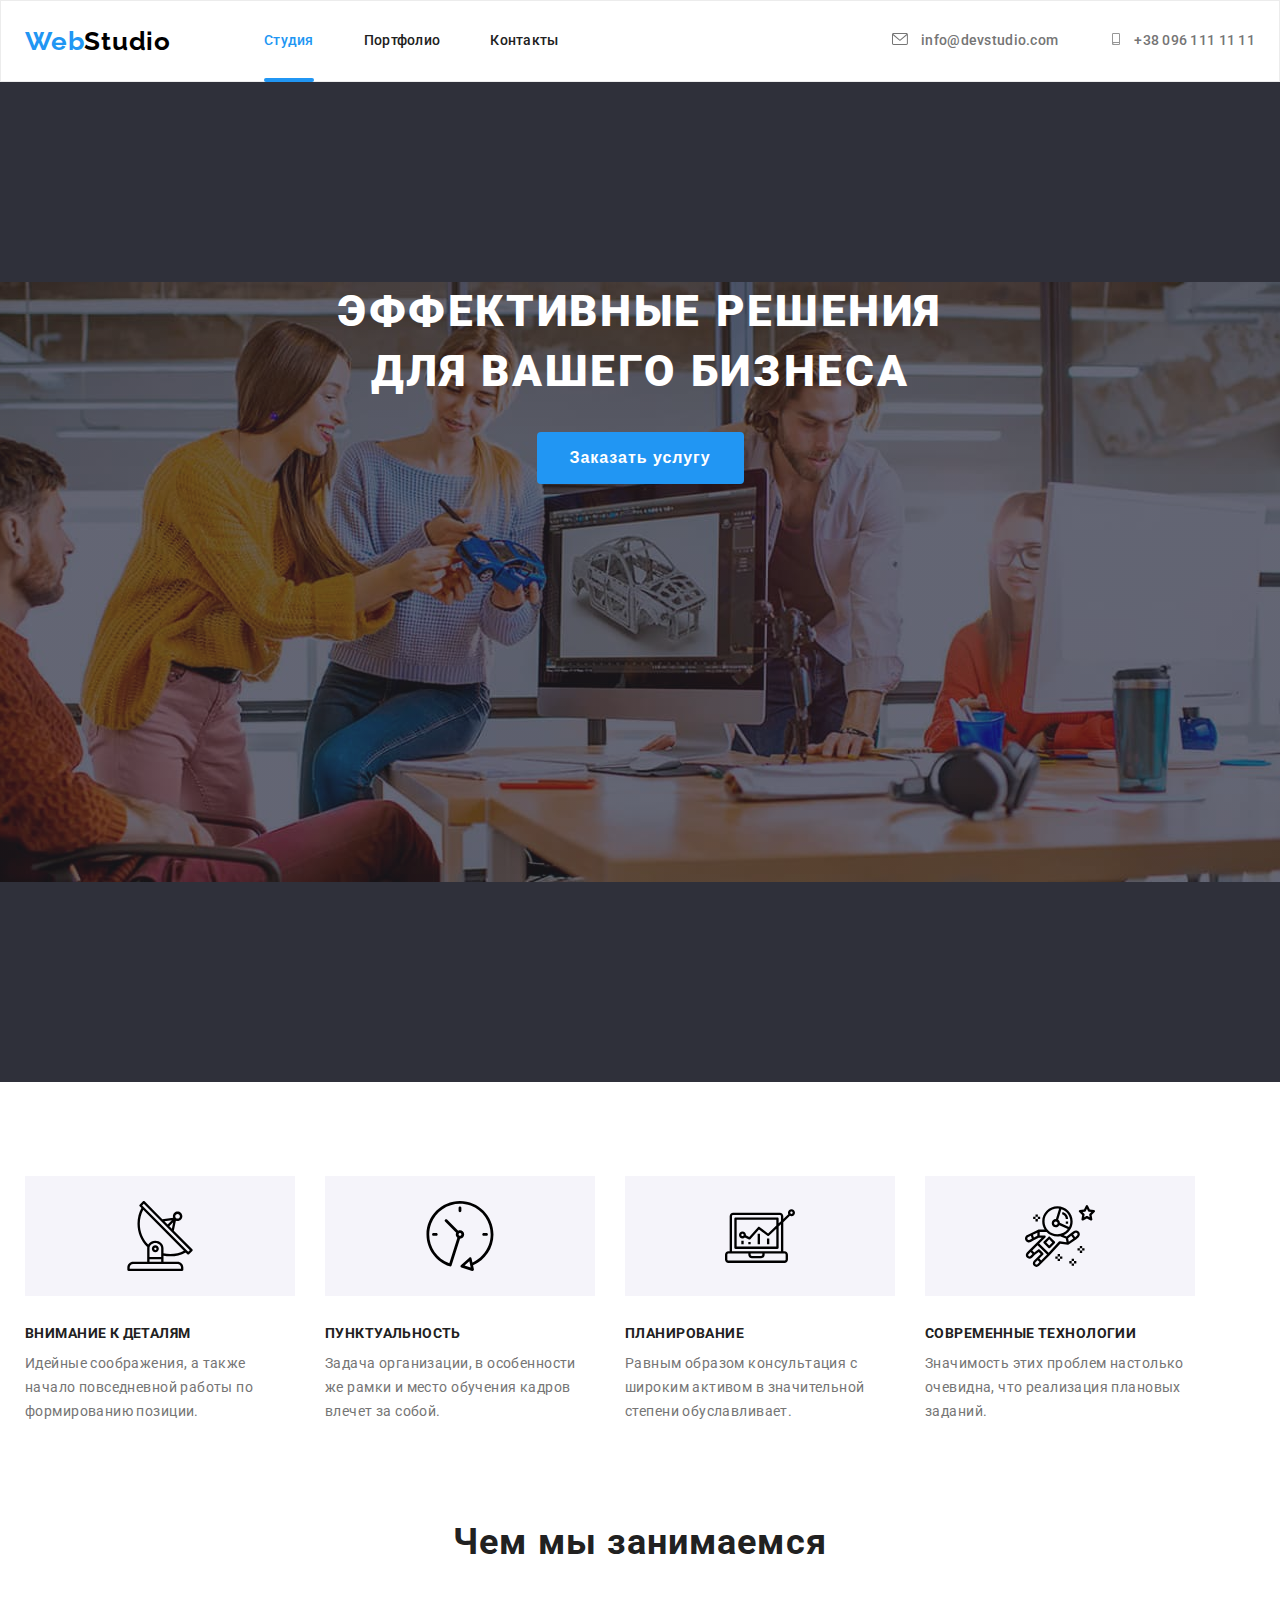
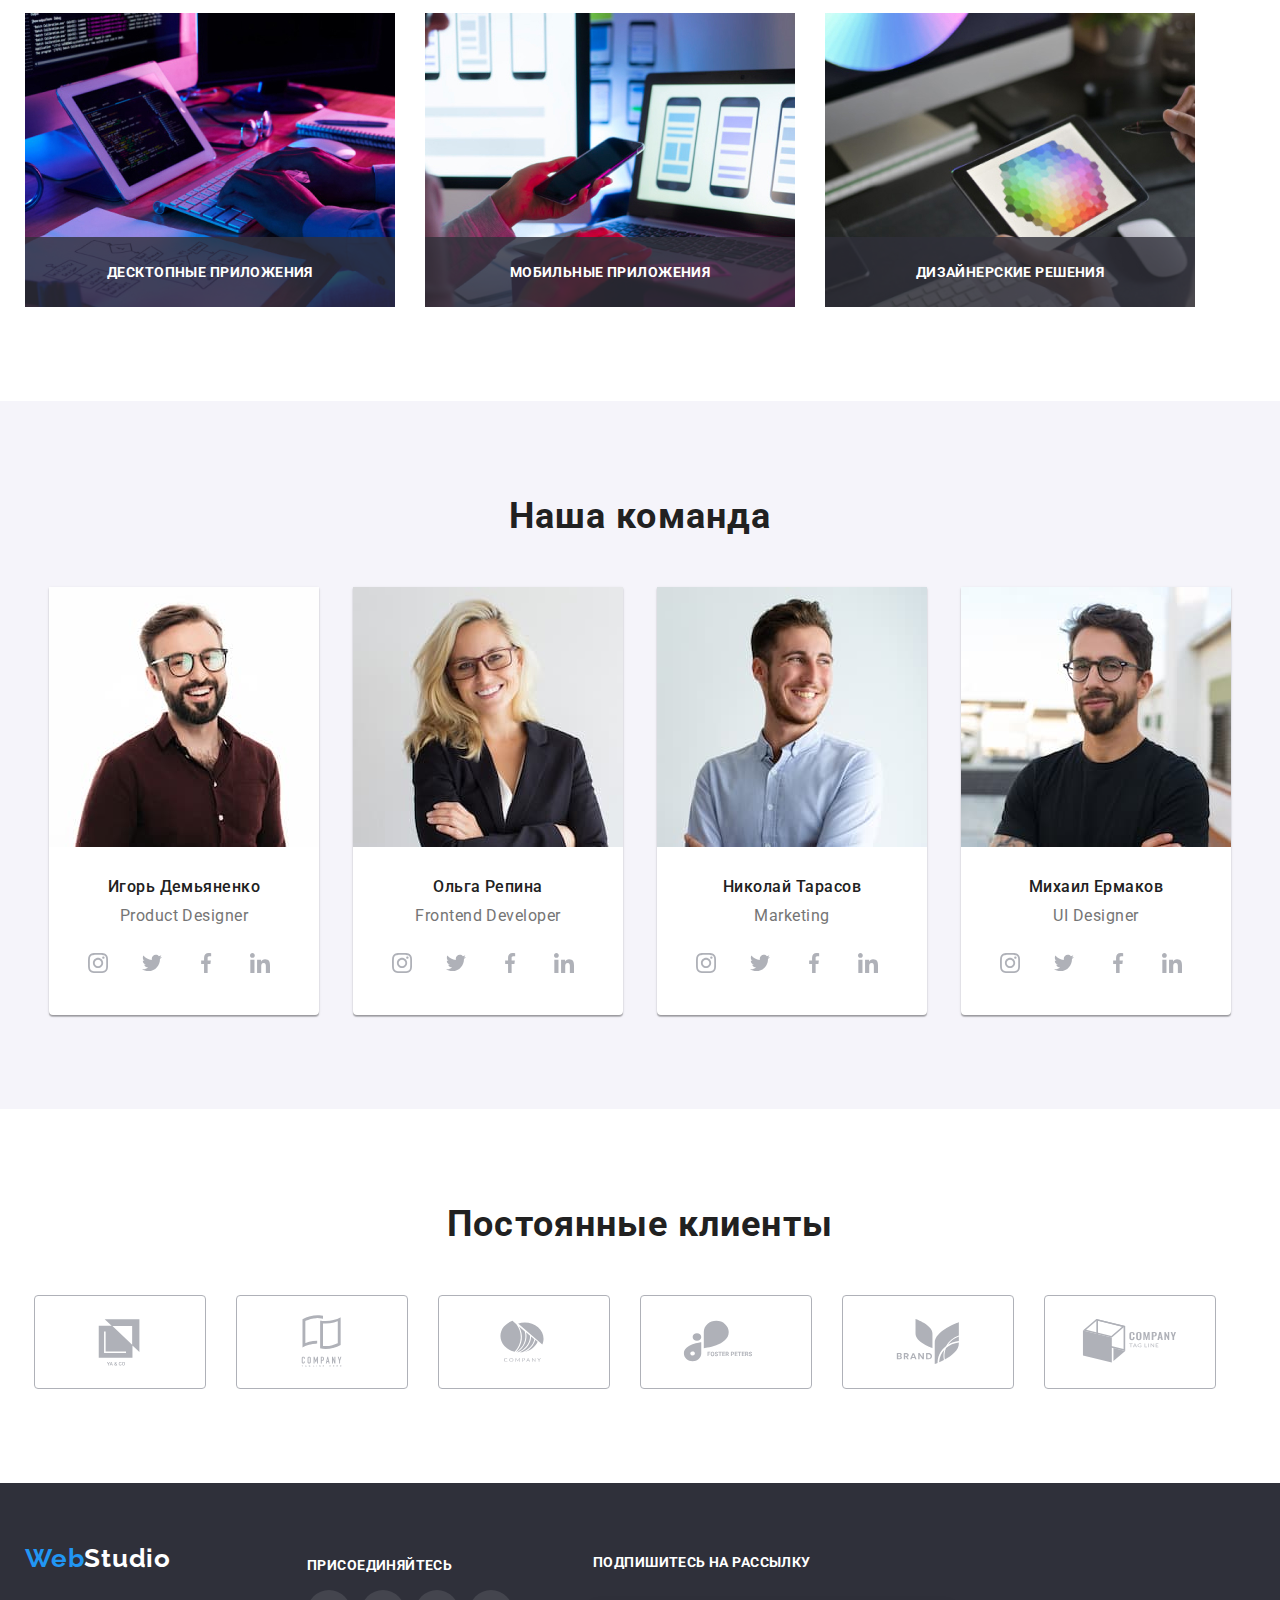
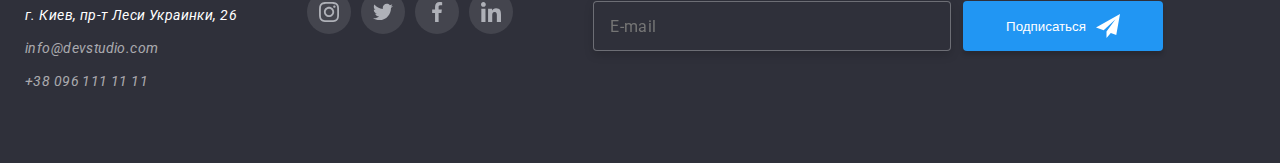
<file: index.html>
<!DOCTYPE html>
<html lang="ru">
  <head>
    <meta charset="UTF-8" />
    <meta http-equiv="X-UA-Compatible" content="IE=edge" />
    <meta name="viewport" content="width=device-width, initial-scale=1.0" />
    <title>Document</title>
    <link rel="stylesheet" href="./css/styles.css" />
    <link rel="preconnect" href="https://fonts.googleapis.com" />
    <link rel="preconnect" href="https://fonts.gstatic.com" crossorigin />
    <link
      href="https://fonts.googleapis.com/css2?family=Raleway:wght@700&family=Roboto:wght@400;500;700;900&display=swap"
      rel="stylesheet"
    />
    <link
      rel="stylesheet"
      href="https://cdnjs.cloudflare.com/ajax/libs/modern-normalize/1.1.0/modern-normalize.min.css"
      integrity="sha512-wpPYUAdjBVSE4KJnH1VR1HeZfpl1ub8YT/NKx4PuQ5NmX2tKuGu6U/JRp5y+Y8XG2tV+wKQpNHVUX03MfMFn9Q=="
      crossorigin="anonymous"
      referrerpolicy="no-referrer"
    />
    <link rel="stylesheet" href="css/styles.css" />
  </head>
  <body>
    <!--header-->

    <header class="header">
      <div class="container header-nav">
        <nav class="header-nav">
          <a href="./index.html" class="header-logo link"
            ><span class="header-logo-color">Web</span>Studio</a
          >
          <ul class="header-list list">
            <li class="header-item">
              <a class="header-link link active" href="./index.html">Студия</a>
            </li>
            <li class="header-item">
              <a class="header-link link" href="./portfolio.html">Портфолио</a>
            </li>
            <li class="header-item">
              <a class="header-link link" href="">Контакты</a>
            </li>
          </ul>
        </nav>
        <ul class="header-contacts-list list">
          <li class="header-contacts-item">
            <a class="header-contacts link" href="mailto:info@devstudio.com"
              ><svg class="header-icon">
                <use href="./images/symbol-defs.svg#icon-mail"></use>
              </svg>
              info@devstudio.com</a
            >
          </li>
          <li class="header-contacts-item">
            <a class="header-contacts link" href="tel:+380961111111"
              ><svg class="header-icon">
                <use href="./images/symbol-defs.svg#icon-smartphone"></use></svg>+38 096 111 11 11</a
            >
          </li>
        </ul>
      </div>
    </header>

    <!--main-->

    <main>

      <!--hero-->

      <section class="hero">
        <div class="hero-text">
          <h1 class="hero-title">
            Эффективные решения <br />для вашего бизнеса
          </h1>
          <button class="hero-button button-cursor" type="button" data-modal-open>
            Заказать услугу
          </button>
        </div>
      </section>

      <!--dignity-->

      <section class="dignity">
        <div class="container">
          <h2 hidden>описание достоинств</h2>

          <ul class="dignity-list list">
            
            <li class="dignity-item">
              <div class="dignity-icon-box">
                <svg class="dignity-icon">
                  <use href="./images/symbol-defs.svg#icon-antenna"></use>
                </svg>
              </div>
              <h3 class="dignity-title">Внимание к деталям</h3>
              <p class="dignity-text">
                Идейные соображения, а также начало повседневной работы по
                формированию позиции.
              </p>
            </li>

            <li class="dignity-item">
              <div class="dignity-icon-box">
                <svg class="dignity-icon">
                  <use href="./images/symbol-defs.svg#icon-clock"></use>
                </svg>
              </div>
              <h3 class="dignity-title">Пунктуальность</h3>
              <p class="dignity-text">
                Задача организации, в особенности же рамки и место обучения
                кадров влечет за собой.
              </p>
            </li>

            <li class="dignity-item">
              <div class="dignity-icon-box">
                <svg class="dignity-icon">
                  <use href="./images/symbol-defs.svg#icon-diagram"></use>
                </svg>
              </div>
              <h3 class="dignity-title">Планирование</h3>
              <p class="dignity-text">
                Равным образом консультация с широким активом в значительной
                степени обуславливает.
              </p>
            </li>

            <li class="dignity-item">
              <div class="dignity-icon-box">
                <svg class="dignity-icon">
                  <use href="./images/symbol-defs.svg#icon-astronaut"></use>
                </svg>
              </div>
              <h3 class="dignity-title">Современные технологии</h3>
              <p class="dignity-text">
                Значимость этих проблем настолько очевидна, что реализация
                плановых заданий.
              </p>
            </li>
          </ul>
        </div>
      </section>

      <!--work-->

      <section class="work">
        <div class="container">
          <h2 class="work-title">Чем мы занимаемся</h2>
          <ul class="work-list list">
            <li class="work-item">
              <img
                src="images/whatarewedoing1.jpg"
                class="work-img"
                alt="програмирование"
                width="370"
                height="294"
              />
              <h3 class="work-text">Десктопные приложения</h3>
            </li>
            <li class="work-item">
              <img
                src="images/whatarewedoing2.jpg"
                class="work-img"
                alt="создаем дизайн"
                width="370"
                height="294"
              />
              <h3 class="work-text">Мобильные приложения</h3>
            </li>
            <li class="work-item">
              <img
                src="images/whatarewedoing3.jpg"
                class="work-img"
                alt="стрктурируем"
                width="370"
                height="294"
              />
              <h3 class="work-text">Дизайнерские решения</h3>
            </li>
          </ul>
        </div>
      </section>

      <!--team-->

      <section class="team">
        <div class="container">
          <h2 class="team-title-logo">Наша команда</h2>
          <ul class="team-list list">
            <li class="team-item">
              <img
                src="images/ourteam1.jpg"
                class="team-img link"
                alt="Игорь Демьяненко"
                width="270"
                height="260"
              />
              <h3 class="team-title">Игорь Демьяненко</h3>
              <p class="team-text" lang="en">Product Designer</p>
              <ul class="team-icon-list">
                <li class="team-icon-item">
                  <a class="team-icon-link link" href=""
                    ><svg class="team-icon">
                      <use
                        href="./images/symbol-defs.svg#icon-instagram"></use></svg></a>
                </li>
                <li class="team-icon-item">
                  <a class="team-icon-link link" href=""
                    ><svg class="team-icon">
                      <use
                        href="./images/symbol-defs.svg#icon-twitter"
                      ></use></svg ></a>
                </li>
                <li class="team-icon-item">
                  <a class="team-icon-link link" href=""
                    ><svg class="team-icon">
                      <use
                        href="./images/symbol-defs.svg#icon-facebook"
                      ></use></svg ></a>
                </li>
                <li class="team-icon-item">
                  <a class="team-icon-link link" href=""
                    ><svg class="team-icon">
                      <use
                        href="./images/symbol-defs.svg#icon-linkedin"
                      ></use></svg></a>
                </li>
              </ul>
            </li>
            <li class="team-item">
              <img
                src="images/ourteam2.jpg"
                class="team-img link"
                alt="Ольга Репина"
                width="270"
                height="260"
              />
              <h3 class="team-title">Ольга Репина</h3>
              <p class="team-text" lang="en">Frontend Developer</p>
              <ul class="team-icon-list">
                <li class="team-icon-item">
                  <a class="team-icon-link link" href=""
                    ><svg class="team-icon">
                      <use
                        href="./images/symbol-defs.svg#icon-instagram"
                      ></use></svg ></a>
                </li>
                <li class="team-icon-item">
                  <a class="team-icon-link link" href=""
                    ><svg class="team-icon">
                      <use
                        href="./images/symbol-defs.svg#icon-twitter"
                      ></use></svg></a>
                </li>
                <li class="team-icon-item">
                  <a class="team-icon-link link" href=""
                    ><svg class="team-icon">
                      <use
                        href="./images/symbol-defs.svg#icon-facebook"
                      ></use></svg></a>
                </li>
                <li class="team-icon-item">
                  <a class="team-icon-link link" href=""
                    ><svg class="team-icon">
                      <use
                        href="./images/symbol-defs.svg#icon-linkedin"
                      ></use></svg></a>
                </li>
              </ul>
            </li>
            <li class="team-item">
              <img
                src="images/ourteam3.jpg"
                class="team-img link"
                alt="Николай Тарасов"
                width="270"
                height="260"
              />
              <h3 class="team-title">Николай Тарасов</h3>
              <p class="team-text" lang="en">Marketing</p>
              <ul class="team-icon-list">
                <li class="team-icon-item">
                  <a class="team-icon-link link" href=""
                    ><svg class="team-icon">
                      <use
                        href="./images/symbol-defs.svg#icon-instagram"
                      ></use></svg></a>
                </li>
                <li class="team-icon-item">
                  <a class="team-icon-link link" href=""
                    ><svg class="team-icon">
                      <use
                        href="./images/symbol-defs.svg#icon-twitter"
                      ></use></svg></a>
                </li>
                <li class="team-icon-item">
                  <a class="team-icon-link link" href=""
                    ><svg class="team-icon">
                      <use
                        href="./images/symbol-defs.svg#icon-facebook"
                      ></use></svg></a>
                </li>
                <li class="team-icon-item">
                  <a class="team-icon-link link" href=""
                    ><svg class="team-icon">
                      <use
                        href="./images/symbol-defs.svg#icon-linkedin"
                      ></use></svg></a>
                </li>
              </ul>
            </li>
            <li class="team-item">
              <img
                src="images/ourteam4.jpg"
                class="team-img link"
                alt="Михаил Ермаков"
                width="270"
                height="260"
              />
              <h3 class="team-title">Михаил Ермаков</h3>
              <p class="team-text" lang="en">UI Designer</p>
              <ul class="team-icon-list">
                <li class="team-icon-item">
                  <a class="team-icon-link link" href=""
                    ><svg class="team-icon">
                      <use
                        href="./images/symbol-defs.svg#icon-instagram"
                      ></use></svg ></a>
                </li>
                <li class="team-icon-item">
                  <a class="team-icon-link link" href=""
                    ><svg class="team-icon">
                      <use
                        href="./images/symbol-defs.svg#icon-twitter"
                      ></use></svg ></a>
                </li>
                <li class="team-icon-item">
                  <a class="team-icon-link link" href=""
                    ><svg class="team-icon">
                      <use
                        href="./images/symbol-defs.svg#icon-facebook"
                      ></use></svg ></a>
                </li>
                <li class="team-icon-item">
                  <a class="team-icon-link link" href=""
                    ><svg class="team-icon">
                      <use
                        href="./images/symbol-defs.svg#icon-linkedin"
                      ></use></svg ></a>
                </li>
              </ul>
            </li>
          </ul>
        </div>
      </section>

      <section class="clients">
        <div class="container">
          <h3 class="clients-title">Постоянные клиенты</h3>
          <ul class="clients-list list">
            <li class="clients-item">
              <a class="clients-link" href=""
                ><svg class="clients-logo">
                  <use href="./images/symbol-defs.svg#icon-Logo1"></use></svg></a>
            </li>
            <li class="clients-item">
              <a class="clients-link" href=""
                ><svg class="clients-logo">
                  <use href="./images/symbol-defs.svg#icon-Logo2"></use></svg></a>
            </li>
            <li class="clients-item">
              <a class="clients-link" href=""
                ><svg class="clients-logo">
                  <use href="./images/symbol-defs.svg#icon-Logo3"></use></svg></a>
            </li>
            <li class="clients-item">
              <a class="clients-link" href=""
                ><svg class="clients-logo">
                  <use href="./images/symbol-defs.svg#icon-Logo4"></use></svg ></a>
            </li>
            <li class="clients-item">
              <a class="clients-link" href=""
                ><svg class="clients-logo">
                  <use href="./images/symbol-defs.svg#icon-Logo5"></use></svg></a>
            </li>
            <li class="clients-item">
              <a class="clients-link" href=""
                ><svg class="clients-logo">
                  <use href="./images/symbol-defs.svg#icon-Logo6"></use></svg></a>
            </li>
          </ul>
        </div>

      </section>

    </main>

    <!--footer-->

    <footer class="footer">
      <div class="footer-box container">
        <div>
          <a href="./index.html" class="footer-logo link"
            ><span class="footer-logo-color">Web</span>Studio</a
          >
          <address>
            <p class="footer-text">г. Киев, пр-т Леси Украинки, 26</p>
            <ul class="footer-list list">
              <li class="footer-item">
                <a class="footer-link link" href="mailto:info@devstudio.com"
                  >info@devstudio.com</a
                >
              </li>
              <li class="footer-item">
                <a class="footer-link link" href="tel:+380961111111"
                  >+38 096 111 11 11</a
                >
              </li>
            </ul>
          </address>
        </div>
        <div class="footer-icon-box">
          <h3 class="footer-icon-title">Присоединяйтесь</h3>
          <ul class="team-icon-list">
            <li class="team-icon-item">
              <a class="team-icon-link footer-icon-color link" href=""
                ><svg class="team-icon">
                  <use
                    href="./images/symbol-defs.svg#icon-instagram"
                  ></use></svg></a>
            </li>
            <li class="team-icon-item">
              <a class="team-icon-link footer-icon-color link" href=""
                ><svg class="team-icon">
                  <use href="./images/symbol-defs.svg#icon-twitter"></use></svg ></a>
            </li>
            <li class="team-icon-item">
              <a class="team-icon-link footer-icon-color link" href=""
                ><svg class="team-icon">
                  <use href="./images/symbol-defs.svg#icon-facebook"></use></svg></a>
            </li>
            <li class="team-icon-item">
              <a class="team-icon-link footer-icon-color link" href=""
                ><svg class="team-icon">
                  <use href="./images/symbol-defs.svg#icon-linkedin"></use></svg ></a>
            </li>
          </ul>
        </div>
        <section class="footer-box-form">
          <form action="" class="footer-form">
            <h2 class="footer-form-title">Подпишитесь на рассылку</h2>
            <div class="footer-input-box">
              <input type="imail" id="mail" placeholder="E-mail" class="footer-input">
              <button type="submit" class="footer-button-input">Подписаться <span class="follow-icon"></span></button>
            </div>
          </form>
        </section>
      </div>
      
       </footer>

    <div class="backdrop is-hidden" data-modal>
      <div class="modal">
          <button type="button" class="modal-button" data-modal-close><svg class="buttom-close"><use href="./images/symbol-defs.svg#icon-close-black"></use></svg> </button>
        <form action="" class="modal-form">
            <h2 class="modal-title">Оставьте свои данные, мы вам перезвоним</h2>

            <div class="modal-list">
              <label for="name">Имя</label>
              <span class="modal-icon-box">
                <input type="text" name="user-name" id="name" class="modal-input">
                <svg class="madal-icon">
                  <use href="./images/symbol-defs.svg#form-icon-person" width="18" height="18"></use></svg >
                
              </span>
            </div>


            <div class="modal-list">
              <label for="tel">Телефон</label>
              <span class="modal-icon-box">
                <input type="tel" name="tel" id="tel" class="modal-input">
                <svg class="madal-icon">
                  <use href="./images/symbol-defs.svg#form-icon-phone" width="18" height="18"></use></svg >
                
              </span>
            </div>


            <div class="modal-list">
              <label for="mail">Почта</label>
              <span class="modal-icon-box">
                <input type="imail" name="mail" id="e-mail" class="modal-input">
                <svg class="madal-icon">
                  <use href="./images/symbol-defs.svg#form-icon-email" width="18" height="18"></use></svg >
                
              </span>
            </div>

            <div class="modal-list">
            <label for="comment">Комментарий</label>
            <textarea class="textarea" name="comment" id="comment" rows="10" placeholder="Введите текст"></textarea>
          </div>
          <div class="modal-list-policy">
            <label for="policy" class="modal-policy">
              <input type="checkbox" id="policy" class="checkbox-input">
              <span class="check-icon"></span>
              Соглашаюсь с рассылкой и принимаю <a href="" class="modal-link">Условия договора</a>
            </label>
                      
          </div>
          <button type="submit" class="modal-button-submit button-cursor">Отправить</button>
        </form>


      </div>

    </div>
    <script src="./js/modal.js"></script>
  </body>
</html>
</file>
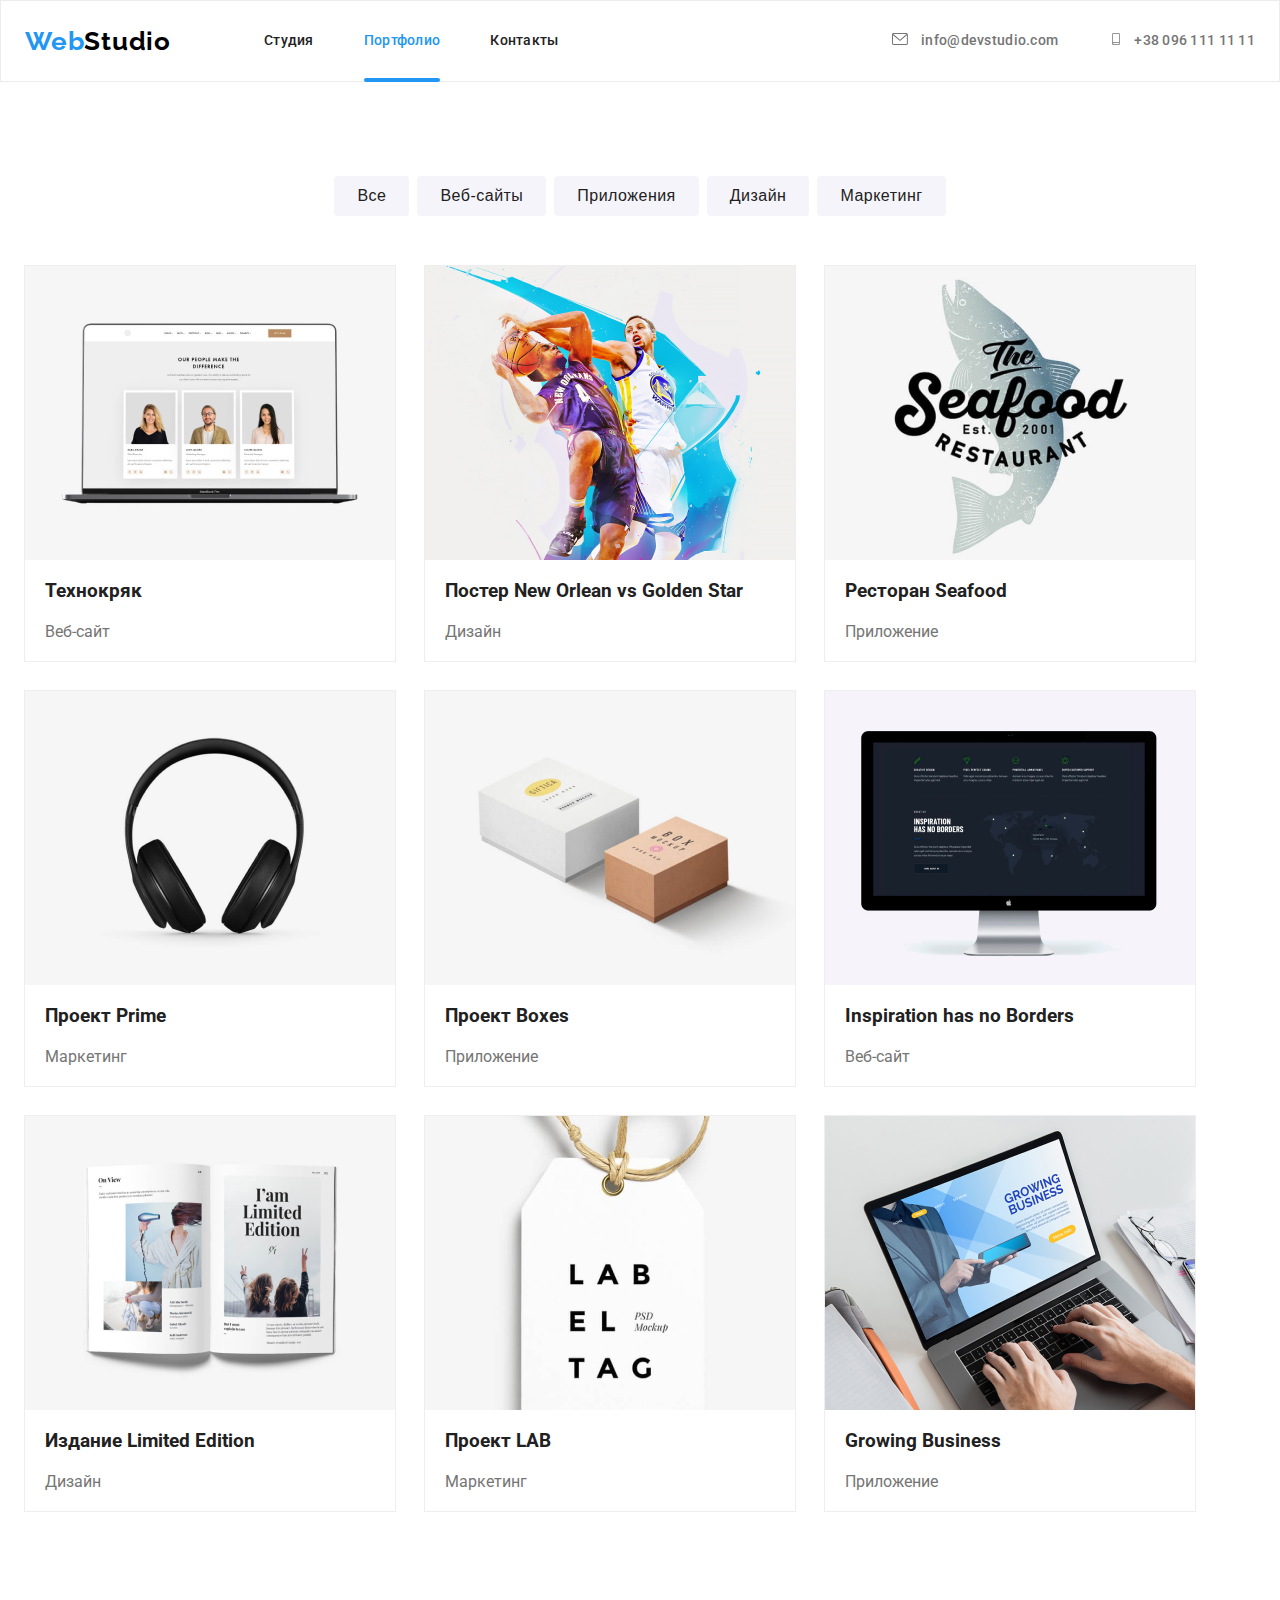
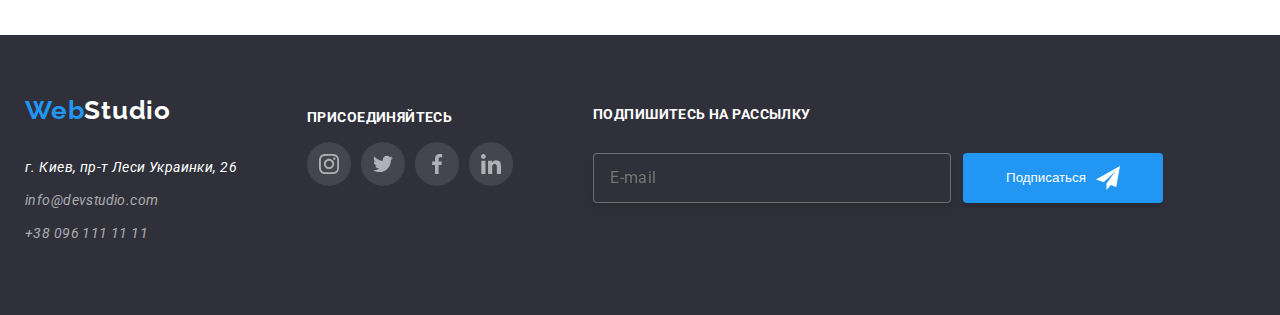
<file: portfolio.html>
<!DOCTYPE html>
<html lang="ru">
  <head>
    <meta charset="UTF-8" />
    <meta http-equiv="X-UA-Compatible" content="IE=edge" />
    <meta name="viewport" content="width=device-width, initial-scale=1.0" />
    <title>Document</title>
    <link rel="stylesheet" href="./css/styles.css" />
    <link rel="preconnect" href="https://fonts.googleapis.com" />
    <link rel="preconnect" href="https://fonts.gstatic.com" crossorigin />
    <link
      href="https://fonts.googleapis.com/css2?family=Raleway:wght@700&family=Roboto:wght@400;500;700;900&display=swap"
      rel="stylesheet"
    />
    <link
      rel="stylesheet"
      href="https://cdnjs.cloudflare.com/ajax/libs/modern-normalize/1.1.0/modern-normalize.min.css"
      integrity="sha512-wpPYUAdjBVSE4KJnH1VR1HeZfpl1ub8YT/NKx4PuQ5NmX2tKuGu6U/JRp5y+Y8XG2tV+wKQpNHVUX03MfMFn9Q=="
      crossorigin="anonymous"
      referrerpolicy="no-referrer"
    />
    <link rel="stylesheet" href="css/styles.css" />
  </head>
  <body>

    <!-- header -->

    <header class="header">
      <div class="container header-nav">
        <nav class="header-nav">
          <a href="./index.html" class="header-logo link"
            ><span class="header-logo-color">Web</span>Studio</a
          >
          <ul class="header-list list">
            <li class="header-item">
              <a class="header-link link" href="./index.html">Студия</a>
            </li>
            <li class="header-item">
              <a class="header-link link active" href="./portfolio.html"
                >Портфолио</a
              >
            </li>
            <li class="header-item">
              <a class="header-link link" href="">Контакты</a>
            </li>
          </ul>
        </nav>
        <ul class="header-contacts-list list">
          <li class="header-contacts-item">
            <a class="header-contacts link" href="mailto:info@devstudio.com"
              ><svg class="header-icon">
                <use href="./images/symbol-defs.svg#icon-mail"></use>
              </svg>
              info@devstudio.com</a
            >
          </li>
          <li class="header-contacts-item">
            <a class="header-contacts link" href="tel:+380961111111"
              ><svg class="header-icon">
                <use href="./images/symbol-defs.svg#icon-smartphone"></use></svg>+38 096 111 11 11</a>
          </li>
        </ul>
      </div>
    </header>

    <!-- navigation -->

    <main>
      <section class="navigation">
        <div class="container">
          <h1 hidden>навигация</h1>
          <ul class="navigation-list list">
            <li class="navigation-item">
              <button class="navigation-button button-cursor" type="button">
                Все
              </button>
            </li>
            <li class="navigation-item">
              <button class="navigation-button button-cursor" type="button">
                Веб-сайты
              </button>
            </li>
            <li class="navigation-item">
              <button class="navigation-button button-cursor" type="button">
                Приложения
              </button>
            </li>
            <li class="navigation-item">
              <button class="navigation-button button-cursor" type="button">
                Дизайн
              </button>
            </li>
            <li class="navigation-item">
              <button class="navigation-button button-cursor" type="button">
                Маркетинг
              </button>
            </li>
          </ul>
        </div>

        <!-- working -->

        <div class="container">
          <h2 hidden>примеры работ</h2>
          <ul class="working-list list">
            <li class="working-item">
              <div class="working-img-box">
                <img
                  src="./images/homework02/Techno-crack-web-site.jpg"
                  class="working-img"
                  alt="ноутбук с веб сайтом"
                  width="370"
                  height="294"
                  />
                 <p class="working-text-hover">Технокряк это современная площадка распространения коронавируса. Компании используют эту платформу для цифрового шпионажа и атак на защищённые сервера конкурентов.</p>
              </div>
              
              <h3 class="working-title">Технокряк</h3>
              <p class="working-text">Веб-сайт</p>
            </li>
            <li class="working-item">
            <div class="working-img-box">
              <img
                src="./images/homework02/new-orlean-vs-golden-star.jpg"
                class="working-img"
                alt="Постер New Orlean vs Golden Star"
                width="370"
                height="294"
              />
              <p class="working-text-hover">Технокряк это современная площадка распространения коронавируса. Компании используют эту платформу для цифрового шпионажа и атак на защищённые сервера конкурентов.</p>
            </div>
              <h3 class="working-title">
                Постер <span lang="en">New Orlean vs Golden Star</span>
              </h3>
              <p class="working-text">Дизайн</p>
            </li>
            
            <li class="working-item">
              <div class="working-img-box">
                <img
                  src="./images/homework02/restaurant-seafood.jpg"
                  class="working-img"
                  alt="логотип ресторана Seafood"
                  width="370"
                  height="294"
                />
                <p class="working-text-hover">Технокряк это современная площадка распространения коронавируса. Компании используют эту платформу для цифрового шпионажа и атак на защищённые сервера конкурентов.</p>
              </div>
              <h3 class="working-title">
                Ресторан <span lang="en">Seafood</span>
              </h3>
              <p class="working-text">Приложение</p>
            </li>
            
            <li class="working-item">
              <div class="working-img-box">
                <img
                  src="./images/homework02/prodject-prime.jpg"
                  class="working-img"
                  alt="наушники"
                  width="370"
                  height="294"
                />
                <p class="working-text-hover">Технокряк это современная площадка распространения коронавируса. Компании используют эту платформу для цифрового шпионажа и атак на защищённые сервера конкурентов.</p>
              </div>
              <h3 class="working-title">Проект <span lang="en">Prime</span></h3>
              <p class="working-text">Маркетинг</p>
            </li>
            
            <li class="working-item">
              <div class="working-img-box">
                <img
                  src="./images/homework02/prodject-boxes.jpg"
                  class="working-img"
                  alt="коробки"
                  width="370"
                  height="294"
                />
                <p class="working-text-hover">Технокряк это современная площадка распространения коронавируса. Компании используют эту платформу для цифрового шпионажа и атак на защищённые сервера конкурентов.</p>
              </div>
            
              <h3 class="working-title">Проект <span lang="en">Boxes</span></h3>
              <p class="working-text">Приложение</p>
            </li>
            <li class="working-item">
              <div class="working-img-box">
              <img
                src="./images/homework02/inspiration-has-no-borders.jpg"
                class="working-img"
                alt="монитор эпл"
              />
            
              <p class="working-text-hover">Технокряк это современная площадка распространения коронавируса. Компании используют эту платформу для цифрового шпионажа и атак на защищённые сервера конкурентов.</p>
            </div>
              <h3 class="working-title" lang="en">
                Inspiration has no Borders
              </h3>
              <p class="working-text">Веб-сайт</p>
            </li>
            <li class="working-item">
              <div class="working-img-box">
              <img
                src="./images/homework02/limited-edition.jpg"
                class="working-img"
                alt="журнал"
                width="370"
                height="294"
              />
            
              <p class="working-text-hover">Технокряк это современная площадка распространения коронавируса. Компании используют эту платформу для цифрового шпионажа и атак на защищённые сервера конкурентов.</p>
            </div>
              <h3 class="working-title">
                Издание <span lang="en">Limited Edition</span>
              </h3>
              <p class="working-text">Дизайн</p>
            </li>
            <li class="working-item">
              <div class="working-img-box">
              <img
                src="./images/homework02/prodject-lab.jpg"
                class="working-img"
                alt="эмблеиа"
                width="370"
                height="294"
              />
            
              <p class="working-text-hover">Технокряк это современная площадка распространения коронавируса. Компании используют эту платформу для цифрового шпионажа и атак на защищённые сервера конкурентов.</p>
            </div>
              <h3 class="working-title">Проект <span lang="en">LAB</span></h3>
              <p class="working-text">Маркетинг</p>
            </li>
            <li class="working-item">
              <div class="working-img-box">
              <img
                src="./images/homework02/growing-business.jpg"
                alt="ноутбук"
              />
            
              <p class="working-text-hover">Технокряк это современная площадка распространения коронавируса. Компании используют эту платформу для цифрового шпионажа и атак на защищённые сервера конкурентов.</p>
            </div>
              <h3 class="working-title" lang="en">Growing Business</h3>
              <p class="working-text">Приложение</p>
            </li>
          </ul>
        </div>
      </section>
    </main>

    <footer class="footer">
      <div class="footer-box container">
        <div>
          <a href="./index.html" class="footer-logo link"
            ><span class="footer-logo-color">Web</span>Studio</a
          >
          <address>
            <p class="footer-text">г. Киев, пр-т Леси Украинки, 26</p>
            <ul class="footer-list list">
              <li class="footer-item">
                <a class="footer-link link" href="mailto:info@devstudio.com"
                  >info@devstudio.com</a
                >
              </li>
              <li class="footer-item">
                <a class="footer-link link" href="tel:+380961111111"
                  >+38 096 111 11 11</a
                >
              </li>
            </ul>
          </address>
        </div>
        <div class="footer-icon-box">
          <h3 class="footer-icon-title">Присоединяйтесь</h3>
          <ul class="team-icon-list">
            <li class="team-icon-item">
              <a class="team-icon-link footer-icon-color link" href=""
                ><svg class="team-icon">
                  <use
                    href="./images/symbol-defs.svg#icon-instagram"
                  ></use></svg></a>
            </li>
            <li class="team-icon-item">
              <a class="team-icon-link footer-icon-color link" href=""
                ><svg class="team-icon">
                  <use href="./images/symbol-defs.svg#icon-twitter"></use></svg ></a>
            </li>
            <li class="team-icon-item">
              <a class="team-icon-link footer-icon-color link" href=""
                ><svg class="team-icon">
                  <use href="./images/symbol-defs.svg#icon-facebook"></use></svg></a>
            </li>
            <li class="team-icon-item">
              <a class="team-icon-link footer-icon-color link" href=""
                ><svg class="team-icon">
                  <use href="./images/symbol-defs.svg#icon-linkedin"></use></svg ></a>
            </li>
          </ul>
        </div>
        <section class="footer-box-form">
          <form action="" class="footer-form">
            <h2 class="footer-form-title">Подпишитесь на рассылку</h2>
            <div class="footer-input-box">
              <input type="imail" id="mail" placeholder="E-mail" class="footer-input">
              <button type="submit" class="footer-button-input">Подписаться <span class="follow-icon"></span></button>
            </div>
          </form>
        </section>
      </div>
      
       </footer>
  </body>
</html>
</file>
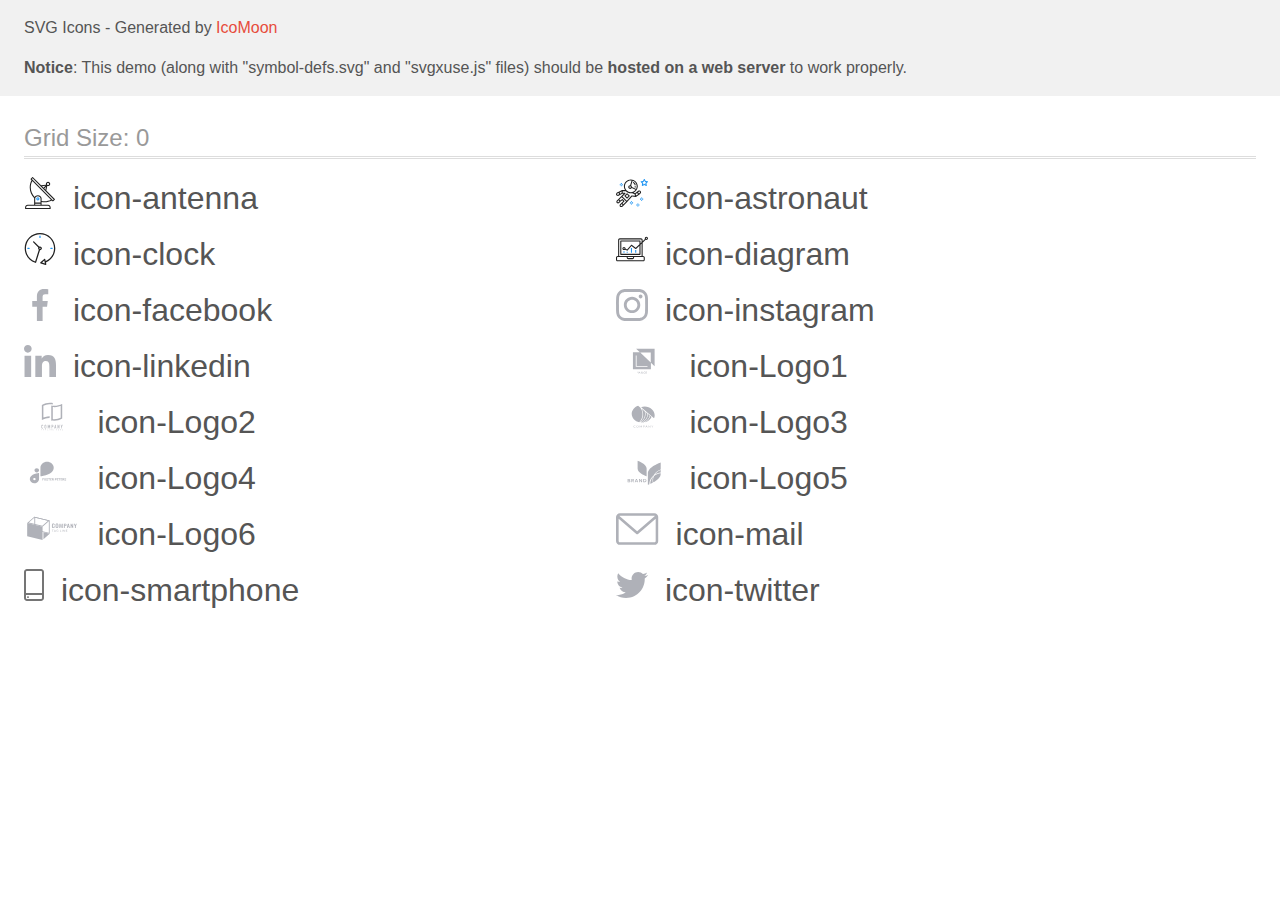
<file: images/icomoon/demo-external-svg.html>
<!doctype html>
<html>
<head>
    <title>IcoMoon - SVG Icons</title>
    <meta charset="utf-8">
    <meta name="viewport" content="width=device-width, initial-scale=1">
    <link rel="stylesheet" href="demo-files/demo.css">
    <link rel="stylesheet" href="style.css">
</head>
<body>
<header class="bgc1 clearfix">
<div class="mhl">
    <p>SVG Icons - Generated by <a href="https://icomoon.io/app">IcoMoon</a></p><p><strong>Notice</strong>: This demo (along with "symbol-defs.svg" and "svgxuse.js" files) should be <b>hosted on a web server</b> to work properly.</p>
</div>
</header>
    <div class="clearfix mhl ptl">
        <h1 class="mvm mtn fgc1">Grid Size: 0</h1>
        <div class="glyph fs1">
            <div class="clearfix pbs">
                <svg class="icon icon-antenna"><use xlink:href="symbol-defs.svg#icon-antenna"></use></svg><span class="name"> icon-antenna</span>
            </div>
        </div>
        <div class="glyph fs1">
            <div class="clearfix pbs">
                <svg class="icon icon-astronaut"><use xlink:href="symbol-defs.svg#icon-astronaut"></use></svg><span class="name"> icon-astronaut</span>
            </div>
        </div>
        <div class="glyph fs1">
            <div class="clearfix pbs">
                <svg class="icon icon-clock"><use xlink:href="symbol-defs.svg#icon-clock"></use></svg><span class="name"> icon-clock</span>
            </div>
        </div>
        <div class="glyph fs1">
            <div class="clearfix pbs">
                <svg class="icon icon-diagram"><use xlink:href="symbol-defs.svg#icon-diagram"></use></svg><span class="name"> icon-diagram</span>
            </div>
        </div>
        <div class="glyph fs1">
            <div class="clearfix pbs">
                <svg class="icon icon-facebook"><use xlink:href="symbol-defs.svg#icon-facebook"></use></svg><span class="name"> icon-facebook</span>
            </div>
        </div>
        <div class="glyph fs1">
            <div class="clearfix pbs">
                <svg class="icon icon-instagram"><use xlink:href="symbol-defs.svg#icon-instagram"></use></svg><span class="name"> icon-instagram</span>
            </div>
        </div>
        <div class="glyph fs1">
            <div class="clearfix pbs">
                <svg class="icon icon-linkedin"><use xlink:href="symbol-defs.svg#icon-linkedin"></use></svg><span class="name"> icon-linkedin</span>
            </div>
        </div>
        <div class="glyph fs1">
            <div class="clearfix pbs">
                <svg class="icon icon-Logo1"><use xlink:href="symbol-defs.svg#icon-Logo1"></use></svg><span class="name"> icon-Logo1</span>
            </div>
        </div>
        <div class="glyph fs1">
            <div class="clearfix pbs">
                <svg class="icon icon-Logo2"><use xlink:href="symbol-defs.svg#icon-Logo2"></use></svg><span class="name"> icon-Logo2</span>
            </div>
        </div>
        <div class="glyph fs1">
            <div class="clearfix pbs">
                <svg class="icon icon-Logo3"><use xlink:href="symbol-defs.svg#icon-Logo3"></use></svg><span class="name"> icon-Logo3</span>
            </div>
        </div>
        <div class="glyph fs1">
            <div class="clearfix pbs">
                <svg class="icon icon-Logo4"><use xlink:href="symbol-defs.svg#icon-Logo4"></use></svg><span class="name"> icon-Logo4</span>
            </div>
        </div>
        <div class="glyph fs1">
            <div class="clearfix pbs">
                <svg class="icon icon-Logo5"><use xlink:href="symbol-defs.svg#icon-Logo5"></use></svg><span class="name"> icon-Logo5</span>
            </div>
        </div>
        <div class="glyph fs1">
            <div class="clearfix pbs">
                <svg class="icon icon-Logo6"><use xlink:href="symbol-defs.svg#icon-Logo6"></use></svg><span class="name"> icon-Logo6</span>
            </div>
        </div>
        <div class="glyph fs1">
            <div class="clearfix pbs">
                <svg class="icon icon-mail"><use xlink:href="symbol-defs.svg#icon-mail"></use></svg><span class="name"> icon-mail</span>
            </div>
        </div>
        <div class="glyph fs1">
            <div class="clearfix pbs">
                <svg class="icon icon-smartphone"><use xlink:href="symbol-defs.svg#icon-smartphone"></use></svg><span class="name"> icon-smartphone</span>
            </div>
        </div>
        <div class="glyph fs1">
            <div class="clearfix pbs">
                <svg class="icon icon-twitter"><use xlink:href="symbol-defs.svg#icon-twitter"></use></svg><span class="name"> icon-twitter</span>
            </div>
        </div>
  </div>
<script defer src="svgxuse.js"></script>
</body>
</html>
</file>
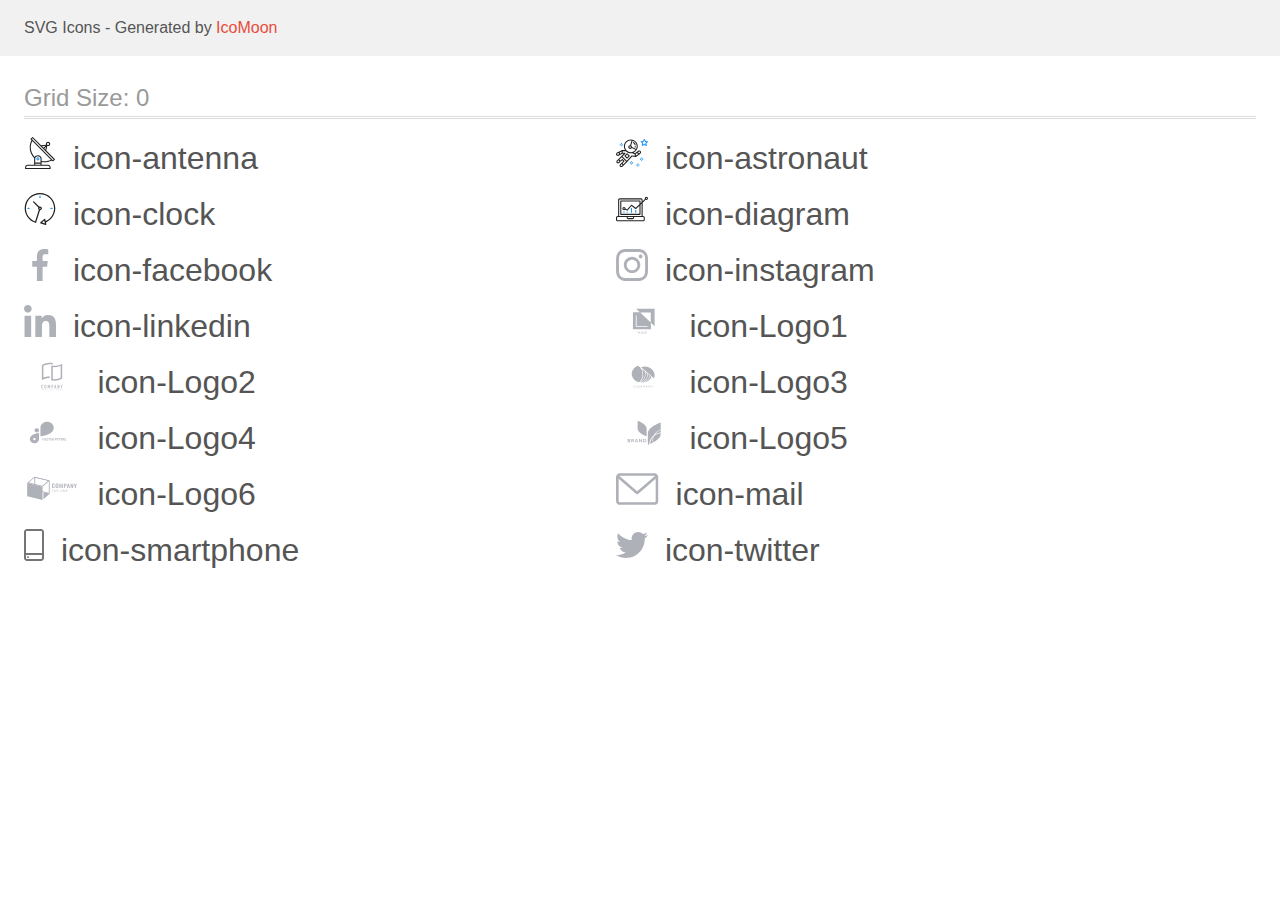
<file: images/icomoon/demo.html>
<!doctype html>
<html>
<head>
    <title>IcoMoon - SVG Icons</title>
    <meta charset="utf-8">
    <meta name="viewport" content="width=device-width, initial-scale=1">
    <link rel="stylesheet" href="demo-files/demo.css">
    <link rel="stylesheet" href="style.css">
</head>
<body>
<svg aria-hidden="true" style="position: absolute; width: 0; height: 0; overflow: hidden;" version="1.1" xmlns="http://www.w3.org/2000/svg" xmlns:xlink="http://www.w3.org/1999/xlink">
<defs>
<symbol id="icon-antenna" viewBox="0 0 32 32">
<path fill="#212121" style="fill: var(--color1, #212121)" d="M30.773 22.098l-8.443-8.505 0.937-4.616c0.225 0.090 0.485 0.144 0.758 0.146h0.007c0.008 0 0.017 0 0.026 0 1.192 0 2.159-0.967 2.159-2.159s-0.967-2.159-2.159-2.159c-1.192 0-2.159 0.967-2.159 2.159 0 0.259 0.046 0.508 0.13 0.739l-0.005-0.015-4.96 0.606-8.091-8.133c-0.096-0.098-0.229-0.159-0.376-0.16h-0c-0.14 0.001-0.274 0.057-0.373 0.155l-1.512 1.504c-0.096 0.097-0.156 0.23-0.156 0.377s0.060 0.281 0.156 0.377v0l0.814 0.825c-1.143 2.062-1.816 4.522-1.816 7.139 0 4.106 1.656 7.824 4.336 10.525l-0.001-0.001c0.043 0.041 0.092 0.074 0.146 0.097-0.032 0.164-0.051 0.353-0.052 0.546v6.188h-6.4c-1.472 0.001-2.666 1.194-2.667 2.666v1.067c0 0.295 0.239 0.534 0.534 0.534h24.534c0.294 0 0.533-0.239 0.533-0.534v-1.067c-0.002-1.472-1.195-2.665-2.666-2.666h-6.4v-2.742c1.003 0.21 2.024 0.317 3.049 0.32 2.58-0.003 5.005-0.663 7.117-1.822l-0.077 0.039 0.818 0.823c0.099 0.101 0.235 0.159 0.376 0.16 0.14-0.001 0.274-0.057 0.373-0.155l1.512-1.504c0.096-0.097 0.156-0.23 0.156-0.377s-0.060-0.281-0.156-0.377v0zM23.28 6.233c0.193-0.192 0.459-0.31 0.752-0.31 0.589 0 1.067 0.478 1.067 1.066s-0.477 1.066-1.067 1.066c-0 0-0 0-0 0h-0.004c-0.587-0.003-1.061-0.479-1.061-1.066 0-0.295 0.12-0.563 0.314-0.756l0-0h-0.002zM22.024 9.737l-0.598 2.946-1.175-1.183 1.774-1.763zM21.419 8.835l-1.92 1.909-1.486-1.493 3.406-0.416zM24.004 28.8c0.884 0 1.6 0.716 1.6 1.6v0 0.534h-23.466v-0.534c0-0.884 0.716-1.6 1.6-1.6v0h20.267zM16.538 26.666v1.067h-5.334v-1.067h5.334zM11.204 25.6v-4.053c0-1.294 1.196-2.346 2.667-2.346s2.667 1.053 2.667 2.346v4.053h-5.334zM17.604 23.904v-2.357c0-1.882-1.675-3.413-3.733-3.413-0.017-0-0.038-0-0.058-0-1.353 0-2.54 0.707-3.213 1.771l-0.009 0.016c-2.36-2.482-3.812-5.846-3.812-9.55 0-2.314 0.567-4.496 1.569-6.414l-0.036 0.077 18.602 18.709c-1.823 0.947-3.979 1.502-6.266 1.502-1.079 0-2.128-0.124-3.136-0.357l0.093 0.018zM28.893 23.22l-21.057-21.181 0.754-0.752 7.935 7.98c0.004 0 0.006 0.007 0.010 0.010l13.114 13.191-0.757 0.752z"></path>
<path fill="#2196f3" style="fill: var(--color2, #2196f3)" d="M13.876 20.267h-0.005c-0.001 0-0.002 0-0.002 0-0.884 0-1.6 0.716-1.6 1.6s0.715 1.599 1.597 1.6h0.005c0.001 0 0.001 0 0.002 0 0.884 0 1.6-0.716 1.6-1.6s-0.715-1.599-1.598-1.6h-0zM14.249 22.245c-0.096 0.096-0.229 0.155-0.376 0.155-0.295 0-0.534-0.239-0.534-0.534s0.238-0.533 0.532-0.533h0c0.293 0.001 0.531 0.239 0.531 0.533 0 0.148-0.060 0.282-0.157 0.378l-0 0h0.005z"></path>
</symbol>
<symbol id="icon-astronaut" viewBox="0 0 32 32">
<path fill="#2196f3" style="fill: var(--color2, #2196f3)" d="M31.974 4.524c-0.064-0.191-0.227-0.332-0.427-0.362l-0.003-0-1.911-0.278-0.855-1.731c-0.179-0.365-0.777-0.365-0.956 0l-0.855 1.731-1.911 0.278c-0.26 0.039-0.457 0.26-0.457 0.528 0 0.15 0.062 0.285 0.161 0.382l1.383 1.348-0.326 1.903c-0.034 0.2 0.048 0.402 0.212 0.522 0.166 0.12 0.383 0.135 0.562 0.040l1.709-0.899 1.709 0.899c0.072 0.038 0.157 0.061 0.247 0.061 0.295 0 0.534-0.239 0.534-0.534 0-0.031-0.003-0.062-0.008-0.092l0 0.003-0.326-1.903 1.383-1.348c0.099-0.097 0.161-0.233 0.161-0.382 0-0.059-0.009-0.115-0.027-0.168l0.001 0.004zM29.511 5.851c-0.126 0.122-0.183 0.299-0.153 0.472l0.191 1.114-1-0.526c-0.072-0.039-0.158-0.062-0.249-0.062s-0.177 0.023-0.252 0.063l0.003-0.001-1 0.526 0.191-1.114c0.005-0.027 0.008-0.059 0.008-0.091 0-0.149-0.061-0.285-0.16-0.381l-0-0-0.811-0.79 1.119-0.162c0.174-0.025 0.324-0.134 0.402-0.292l0.5-1.013 0.5 1.013c0.078 0.158 0.228 0.267 0.402 0.292l1.119 0.162-0.809 0.79zM26.134 20.522h-1.067v1.067h1.067v-1.067zM26.134 22.656h-1.067v1.066h1.067v-1.066zM27.2 21.589h-1.067v1.067h1.067v-1.067zM25.067 21.589h-1.067v1.067h1.067v-1.067zM22.4 26.389h-1.067v1.067h1.067v-1.067zM22.4 28.523h-1.067v1.067h1.067v-1.067zM23.467 27.456h-1.067v1.067h1.067v-1.067zM21.334 27.456h-1.067v1.067h1.067v-1.067zM16 24.256h-1.066v1.067h1.066v-1.067zM16 26.389h-1.066v1.067h1.066v-1.067zM17.067 25.322h-1.067v1.067h1.067v-1.067zM14.934 25.322h-1.067v1.067h1.067v-1.067zM5.867 6.122h-1.066v1.066h1.066v-1.066zM5.867 8.256h-1.066v1.066h1.066v-1.066zM6.933 7.189h-1.067v1.067h1.066v-1.067zM4.8 7.189h-1.067v1.067h1.067v-1.067z"></path>
<path fill="#212121" style="fill: var(--color1, #212121)" d="M24.715 14.16c-0.28-0.376-0.698-0.636-1.179-0.703l-0.009-0.001c-0.076-0.012-0.164-0.018-0.254-0.018-0.411 0-0.789 0.139-1.090 0.373l0.004-0.003-1.253 0.96-1.898 1.417-1.358-0.541c2.421-1.086 4.113-3.508 4.113-6.32 0-3.823-3.122-6.934-6.961-6.934s-6.961 3.11-6.961 6.934c0 1.386 0.415 2.674 1.12 3.759l-2.768-0.024c-0.009 0-0.016 0.005-0.023 0.005-0.057 0.003-0.11 0.014-0.159 0.033l0.004-0.001c-0.013 0.005-0.026 0.007-0.038 0.013-0.006 0.003-0.013 0.003-0.019 0.006l-3.233 1.596c-0 0-0.001 0-0.001 0.001l-1.893 0.91c-0.024 0.011-0.045 0.023-0.065 0.036l0.001-0.001c-0.482 0.324-0.795 0.867-0.795 1.483 0 0.297 0.073 0.577 0.201 0.823l-0.005-0.010c0.22 0.424 0.592 0.742 1.043 0.885l0.013 0.003c0.161 0.053 0.345 0.083 0.537 0.083 0.308 0 0.598-0.078 0.851-0.216l-0.009 0.005 1.388-0.738 2.264-1.169 1.357-0.008-5.442 5.415c0 0.001-0.001 0.001-0.001 0.001l-1.339 1.333c-0.303 0.299-0.491 0.714-0.491 1.173 0 0.002 0 0.003 0 0.005v-0c0.002 0.919 0.748 1.664 1.667 1.664 0.001 0 0.002 0 0.002 0h-0c0.428 0 0.854-0.162 1.18-0.485l1.314-1.309 1.741-1.3 0.901 0.897-3.102 3.088c-0.303 0.299-0.491 0.714-0.491 1.173 0 0.001 0 0.003 0 0.004v-0c0 0.445 0.174 0.864 0.49 1.179 0.302 0.3 0.717 0.485 1.176 0.485 0.001 0 0.002 0 0.003 0h-0c0.427 0 0.855-0.162 1.18-0.485l4.488-4.472c0.007-0.006 0.016-0.009 0.022-0.016l5.166-5.658 3.471 0.494c0.025 0.004 0.050 0.006 0.075 0.006 0.064 0 0.127-0.016 0.187-0.038 0.017-0.006 0.032-0.015 0.049-0.023 0.019-0.010 0.039-0.015 0.058-0.027l3.213-2.133c0.012-0.008 0.018-0.021 0.029-0.030 0.013-0.010 0.029-0.014 0.041-0.026l1.271-1.191c0.348-0.326 0.564-0.787 0.564-1.3 0-0.4-0.132-0.769-0.355-1.066l0.003 0.005zM2.13 17.77c-0.098 0.054-0.215 0.086-0.34 0.086-0.078 0-0.153-0.013-0.224-0.036l0.005 0.001c-0.294-0.093-0.504-0.364-0.504-0.683 0-0.235 0.114-0.444 0.289-0.575l0.002-0.001 1.314-0.632 0.316 0.924 0.133 0.389-0.992 0.527zM5.627 15.942l-1.548 0.8-0.255-0.746-0.184-0.537 2.027-1.001-0.040 1.484zM20.727 9.322c0 0.918-0.219 1.785-0.599 2.56l-4.181-1.899c-0.044-0.575-0.342-1.072-0.782-1.384l-0.006-0.004 1.464-4.861c2.377 0.757 4.104 2.975 4.104 5.588zM8.938 9.322c0-3.235 2.644-5.867 5.894-5.867 0.253 0 0.5 0.022 0.745 0.053l-1.432 4.753c-0.019 0-0.037-0.006-0.057-0.006-0 0-0.001 0-0.001 0-1.032 0-1.869 0.835-1.872 1.867v0c0.003 1.031 0.84 1.867 1.872 1.867 0 0 0 0 0.001 0h-0c0.695 0 1.295-0.383 1.618-0.944l3.863 1.755c-1.075 1.447-2.795 2.39-4.737 2.39-3.25 0-5.894-2.632-5.894-5.867zM14.895 10.122c0 0.441-0.362 0.8-0.806 0.8-0 0-0.001 0-0.001 0-0.443 0-0.802-0.358-0.804-0.8v-0c0-0.441 0.361-0.8 0.806-0.8s0.806 0.359 0.806 0.8zM2.464 25.146c-0.11 0.109-0.261 0.176-0.428 0.176s-0.317-0.067-0.427-0.175l0 0c-0.109-0.108-0.176-0.257-0.176-0.422s0.067-0.314 0.176-0.422l0-0 0.962-0.959 0.852 0.848-0.959 0.954zM5.678 28.88c-0.11 0.109-0.261 0.176-0.428 0.176s-0.317-0.067-0.427-0.175l0 0c-0.109-0.108-0.176-0.257-0.176-0.422s0.067-0.314 0.176-0.422l0-0 0.963-0.959 0.852 0.848-0.96 0.955zM9.16 25.411l-0.001 0.001-1.765 1.76-0.852-0.848 1.765-1.757c0.040-0.040 0.065-0.088 0.090-0.136 0.007-0.014 0.020-0.026 0.026-0.040 0.016-0.041 0.019-0.085 0.026-0.128 0.003-0.025 0.014-0.048 0.014-0.073 0-0.035-0.013-0.070-0.020-0.105-0.006-0.032-0.006-0.064-0.019-0.096-0.025-0.053-0.055-0.098-0.092-0.138l0 0c-0.010-0.012-0.014-0.026-0.025-0.038h-0.001s0-0.001-0.001-0.002l-1.607-1.6c-0.017-0.017-0.039-0.024-0.058-0.038-0.025-0.021-0.054-0.040-0.084-0.056l-0.003-0.001c-0.026-0.012-0.058-0.023-0.090-0.031l-0.003-0.001c-0.030-0.009-0.065-0.017-0.101-0.020l-0.002-0c-0.007-0-0.015-0-0.023-0-0.026 0-0.051 0.002-0.075 0.005l0.003-0c-0.036 0.005-0.069 0.009-0.104 0.021s-0.064 0.027-0.094 0.045c-0.020 0.011-0.043 0.015-0.061 0.029l-1.774 1.324-0.901-0.897 2.399-2.386 4.36 4.289-0.928 0.919zM15.979 18.394c-0.016-0.002-0.030 0.004-0.046 0.003-0.008-0-0.017-0.001-0.027-0.001-0.031 0-0.062 0.003-0.092 0.008l0.003-0c-0.070 0.011-0.132 0.035-0.187 0.070l0.002-0.001c-0.030 0.018-0.057 0.037-0.083 0.061-0.013 0.011-0.028 0.016-0.040 0.029l-4.698 5.146-4.328-4.256 2.833-2.818c0.096-0.097 0.156-0.23 0.156-0.377 0-0.295-0.239-0.534-0.534-0.534-0.001 0-0.001 0-0.002 0h0l-2.219 0.013 0.028-1.607 3.104 0.027c1.264 1.297 3.027 2.101 4.978 2.101 0.001 0 0.002 0 0.003 0h-0c0.438 0 0.864-0.046 1.28-0.122 0.040 0.032 0.080 0.064 0.129 0.085l2.41 0.96 0.152 0.758 0.178 0.886-3.003-0.427zM20.020 18.572l-0.313-1.558 1.446-1.080 0.946 1.257-2.080 1.381zM23.773 15.741l-0.837 0.785-0.931-1.236 0.831-0.637c0.155-0.119 0.351-0.168 0.543-0.143 0.193 0.027 0.364 0.128 0.48 0.284 0.088 0.117 0.141 0.265 0.141 0.426 0 0.206-0.087 0.391-0.226 0.521l-0 0z"></path>
<path fill="#212121" style="fill: var(--color1, #212121)" d="M13.602 18.544l-2.143-2.134c-0.096-0.096-0.229-0.155-0.376-0.155s-0.28 0.059-0.376 0.155l-2.143 2.133c-0.097 0.097-0.156 0.23-0.156 0.378s0.060 0.281 0.156 0.378l-0-0 2.142 2.134c0.096 0.096 0.229 0.156 0.376 0.156s0.28-0.059 0.376-0.156v0l2.143-2.134c0.097-0.097 0.157-0.23 0.157-0.378s-0.060-0.281-0.157-0.378l-0-0zM11.083 20.303l-1.387-1.381 1.386-1.381 1.387 1.381-1.387 1.381zM17.164 5.071l-0.258 1.036c0.071 0.018 1.738 0.452 1.738 2.149h1.067c0-2.017-1.666-2.965-2.547-3.184zM19.711 9.322h-1.067v1.066h1.067v-1.066z"></path>
</symbol>
<symbol id="icon-clock" viewBox="0 0 32 32">
<path fill="#212121" style="fill: var(--color1, #212121)" d="M31.296 15.301c-0.001-8.452-6.855-15.303-15.308-15.301s-15.303 6.855-15.301 15.308c0.002 6.788 4.422 12.543 10.541 14.545l0.108 0.031c0.061 0.019 0.123 0.029 0.187 0.029 0.12 0 0.238-0.032 0.342-0.094 0.135-0.080 0.236-0.207 0.283-0.357l3.865-12.25c1.054-0.004 1.906-0.859 1.906-1.913 0-1.056-0.856-1.913-1.913-1.913-0.303 0-0.59 0.071-0.845 0.196l0.011-0.005-5.106-5.107c-0.114-0.11-0.271-0.179-0.443-0.179-0.352 0-0.638 0.286-0.638 0.638 0 0.172 0.068 0.328 0.179 0.443l-0-0 5.103 5.109c-0.121 0.241-0.191 0.525-0.191 0.826 0 0.602 0.283 1.137 0.723 1.48l0.004 0.003-3.682 11.673c-7.278-2.681-11.004-10.754-8.324-18.032s10.754-11.004 18.032-8.323c7.278 2.681 11.004 10.754 8.323 18.032-1.345 3.581-4.003 6.406-7.374 7.938l-0.088 0.036-0.398-1.874c-0.063-0.291-0.318-0.506-0.624-0.506-0.164 0-0.313 0.062-0.426 0.163l0.001-0.001-3.837 3.426c-0.132 0.117-0.214 0.287-0.214 0.477 0 0.283 0.185 0.524 0.441 0.606l0.005 0.001 4.899 1.563c0.058 0.020 0.126 0.031 0.196 0.031 0.352 0 0.637-0.285 0.637-0.637 0-0.047-0.005-0.093-0.015-0.138l0.001 0.004-0.391-1.839c5.528-2.374 9.329-7.772 9.329-14.057 0-0.011 0-0.023-0-0.034v0.002zM15.992 14.664c0.352 0 0.638 0.286 0.638 0.638s-0.285 0.638-0.638 0.638v0c-0.352 0-0.638-0.286-0.638-0.638s0.286-0.638 0.638-0.638v0zM18.092 29.528l2.184-1.948 0.603 2.84-2.787-0.892z"></path>
<path fill="#2196f3" style="fill: var(--color2, #2196f3)" d="M15.354 3.185v1.275c0 0.352 0.286 0.638 0.638 0.638s0.638-0.285 0.638-0.638v0-1.275c0-0.352-0.285-0.638-0.638-0.638s-0.638 0.285-0.638 0.638v0zM3.876 14.664c-0.352 0-0.638 0.286-0.638 0.638s0.285 0.638 0.638 0.638h1.275c0.352 0 0.638-0.286 0.638-0.638s-0.285-0.638-0.638-0.638h-1.275zM28.108 15.939c0.352 0 0.638-0.286 0.638-0.638s-0.285-0.638-0.638-0.638h-1.275c-0.352 0-0.638 0.286-0.638 0.638s0.285 0.638 0.638 0.638h1.275z"></path>
</symbol>
<symbol id="icon-diagram" viewBox="0 0 32 32">
<path fill="#2196f3" style="fill: var(--color2, #2196f3)" d="M14.926 14.965h1.066v4.798h-1.066v-4.798zM19.19 17.097h1.066v2.665h-1.066v-2.665zM10.661 18.696h1.066v1.066h-1.066v-1.066zM7.463 18.163h1.066v1.599h-1.066v-1.599z"></path>
<path fill="#212121" style="fill: var(--color1, #212121)" d="M1.599 28.291h25.586c0 0 0 0 0 0 0.883 0 1.599-0.716 1.599-1.599v0-2.132c0-0.883-0.716-1.599-1.599-1.599v0h-0.533v-13.294l3.028-2.868c0.207 0.104 0.452 0.166 0.711 0.166 0.888 0 1.608-0.72 1.608-1.608s-0.72-1.608-1.608-1.608c-0.888 0-1.608 0.72-1.608 1.608 0 0.247 0.056 0.481 0.155 0.69l-0.004-0.010-2.281 2.162v-1.23c0-0.883-0.716-1.599-1.599-1.599v0h-21.323c-0.883 0-1.599 0.716-1.599 1.599v0 15.992h-0.533c-0.883 0-1.599 0.716-1.599 1.599v0 2.132c0 0.883 0.716 1.599 1.599 1.599v0zM30.384 4.837c0.294 0 0.533 0.239 0.533 0.533s-0.239 0.533-0.533 0.533v0c-0.294 0-0.533-0.239-0.533-0.533s0.239-0.533 0.533-0.533v0zM3.198 6.969c0-0.294 0.239-0.533 0.533-0.533h21.323c0.294 0 0.533 0.239 0.533 0.533v2.239l-1.066 1.013v-2.185c0-0.295-0.239-0.534-0.534-0.534h-19.189c-0.294 0-0.534 0.239-0.534 0.533v13.327c0 0.294 0.239 0.533 0.534 0.533h19.189c0.295 0 0.534-0.239 0.534-0.533v-9.675l1.066-1.010v12.283h-22.389v-15.991zM7.996 13.899c-0.001 0-0.003 0-0.005 0-0.883 0-1.599 0.716-1.599 1.599s0.716 1.599 1.599 1.599c0.432 0 0.824-0.172 1.112-0.45l-0 0 1.853 0.93c0.215 0.107 0.476 0.057 0.636-0.122l3.939-4.432 3.872 2.902c0.208 0.155 0.498 0.139 0.686-0.039l3.365-3.188v8.131h-18.123v-12.261h18.123v2.661l-3.771 3.572-3.904-2.927c-0.088-0.067-0.2-0.107-0.32-0.107-0.158 0-0.3 0.069-0.398 0.178l-0 0.001-3.993 4.493-1.493-0.746c0.011-0.064 0.017-0.128 0.020-0.193 0-0.883-0.716-1.599-1.599-1.599v0zM8.529 15.498c0 0.294-0.239 0.533-0.533 0.533s-0.533-0.239-0.533-0.533v0c0-0.294 0.239-0.533 0.533-0.533s0.533 0.239 0.533 0.533v0zM11.727 24.026h5.33v0.533c0 0.294-0.238 0.533-0.533 0.533h-4.265c-0.294 0-0.533-0.239-0.533-0.533v0-0.533zM1.067 24.56c0-0.294 0.238-0.533 0.533-0.533h9.062v0.533c0 0.883 0.716 1.599 1.599 1.599v0h4.265c0.883 0 1.599-0.716 1.599-1.599v0-0.533h9.062c0.294 0 0.533 0.239 0.533 0.533v2.132c0 0.294-0.239 0.533-0.533 0.533h-25.586c-0 0-0 0-0 0-0.294 0-0.533-0.239-0.533-0.533 0 0 0 0 0 0v0-2.132z"></path>
</symbol>
<symbol id="icon-facebook" viewBox="0 0 32 32">
<path fill="#afb1b8" style="fill: var(--color3, #afb1b8)" d="M21.328 5.312h2.923v-5.088c-1.232-0.143-2.66-0.224-4.108-0.224-0.052 0-0.104 0-0.156 0l0.008-0c-4.213 0-7.099 2.65-7.099 7.52v4.48h-4.646v5.688h4.646v14.312h5.699v-14.31h4.459l0.707-5.688h-5.168v-3.922c0-1.643 0.443-2.768 2.734-2.768z"></path>
</symbol>
<symbol id="icon-instagram" viewBox="0 0 32 32">
<path fill="#afb1b8" style="fill: var(--color3, #afb1b8)" d="M31.968 9.408c-0.074-1.701-0.349-2.869-0.742-3.882-0.424-1.111-1.054-2.059-1.85-2.837l-0.001-0.001c-0.78-0.792-1.724-1.419-2.778-1.827l-0.054-0.018c-1.019-0.394-2.181-0.667-3.882-0.742-1.712-0.082-2.256-0.101-6.602-0.101-4.344 0-4.888 0.019-6.595 0.094-1.699 0.074-2.869 0.349-3.88 0.742-1.112 0.424-2.060 1.054-2.839 1.85l-0.001 0.001c-0.791 0.78-1.418 1.724-1.825 2.778l-0.018 0.054c-0.395 1.019-0.669 2.181-0.744 3.882-0.082 1.712-0.101 2.256-0.101 6.602 0 4.344 0.019 4.888 0.094 6.595 0.075 1.701 0.35 2.869 0.744 3.882 0.426 1.11 1.055 2.057 1.849 2.837l0.001 0.001c0.8 0.813 1.77 1.443 2.832 1.843 1.019 0.395 2.182 0.67 3.882 0.744 1.707 0.075 2.251 0.094 6.595 0.094 4.346 0 4.89-0.019 6.595-0.094 1.701-0.074 2.869-0.349 3.882-0.742 2.157-0.85 3.833-2.526 4.664-4.628l0.019-0.055c0.394-1.019 0.669-2.182 0.744-3.882 0.075-1.707 0.093-2.251 0.093-6.595s-0.006-4.888-0.080-6.595zM29.088 22.474c-0.070 1.563-0.333 2.406-0.55 2.97-0.552 1.399-1.64 2.486-3.004 3.024l-0.036 0.012c-0.56 0.219-1.411 0.482-2.968 0.55-1.688 0.075-2.194 0.094-6.464 0.094-4.269 0-4.782-0.019-6.464-0.094-1.563-0.069-2.406-0.331-2.97-0.55-0.721-0.269-1.334-0.676-1.836-1.192l-0.001-0.001c-0.517-0.503-0.924-1.117-1.184-1.803l-0.011-0.034c-0.218-0.563-0.48-1.413-0.549-2.97-0.075-1.688-0.094-2.195-0.094-6.464 0-4.27 0.019-4.784 0.094-6.464 0.069-1.563 0.331-2.406 0.549-2.97 0.269-0.722 0.678-1.337 1.198-1.837l0.002-0.002c0.504-0.517 1.119-0.923 1.806-1.182l0.034-0.011c0.56-0.219 1.411-0.48 2.968-0.55 1.688-0.074 2.195-0.093 6.464-0.093 4.275 0 4.782 0.019 6.464 0.093 1.563 0.069 2.406 0.331 2.97 0.55 0.693 0.256 1.325 0.662 1.837 1.194 0.531 0.52 0.938 1.144 1.195 1.84 0.218 0.56 0.48 1.411 0.549 2.968 0.075 1.688 0.094 2.194 0.094 6.464 0 4.269-0.019 4.768-0.094 6.458z"></path>
<path fill="#afb1b8" style="fill: var(--color3, #afb1b8)" d="M16.059 7.782c-4.539 0.002-8.218 3.682-8.219 8.221v0c0.091 4.471 3.737 8.060 8.221 8.060s8.13-3.589 8.221-8.052l0-0.009c-0.001-4.54-3.681-8.22-8.221-8.221h-0zM16.059 21.334c-2.945-0-5.332-2.388-5.332-5.333s2.388-5.333 5.333-5.333c0 0 0.001 0 0.001 0h-0c2.946 0 5.334 2.388 5.334 5.334s-2.388 5.334-5.334 5.334v0zM26.525 7.458c0 1.060-0.86 1.92-1.92 1.92s-1.92-0.86-1.92-1.92v0c0-1.060 0.86-1.92 1.92-1.92s1.92 0.86 1.92 1.92v0z"></path>
</symbol>
<symbol id="icon-linkedin" viewBox="0 0 32 32">
<path fill="#afb1b8" style="fill: var(--color3, #afb1b8)" d="M31.992 32h0.008v-11.738c0-5.741-1.237-10.163-7.947-10.163-3.227 0-5.392 1.77-6.277 3.45h-0.093v-2.914h-6.365v21.363h6.627v-10.578c0-2.786 0.528-5.48 3.978-5.48 3.398 0 3.448 3.179 3.448 5.658v10.402h6.621zM0.528 10.635h6.635v21.365h-6.635v-21.365zM3.843 0c-2.123 0-3.843 1.721-3.843 3.843v0c0 2.12 1.722 3.878 3.843 3.878 2.12 0 3.842-1.757 3.842-3.878s-1.72-3.841-3.841-3.843h-0z"></path>
</symbol>
<symbol id="icon-Logo1" viewBox="0 0 57 32">
<path fill="#afb1b8" style="fill: var(--color3, #afb1b8)" d="M20.267 3.733l3.738 3.538-6.938-0.004v17.167h18.133v-6.564l3.733 3.534v-17.671h-18.667zM35.036 17.455l-10.597-10.032h10.597v10.032zM31.746 21.923h-11.81v-11.545h0.835v10.763h10.975v0.781zM22.725 26.72l-0.436 0.899-0.436-0.899h-0.366l0.637 1.198v0.698h0.331v-0.698l0.635-1.198h-0.364zM23.274 28.616l0.154-0.442h0.734l0.155 0.442h0.344l-0.717-1.896h-0.296l-0.716 1.896h0.342zM23.794 27.123l0.275 0.786h-0.549l0.275-0.787zM25.531 27.863c-0.045 0.067-0.071 0.149-0.071 0.238 0 0.001 0 0.002 0 0.003v-0c0 0.16 0.056 0.29 0.168 0.389s0.263 0.149 0.45 0.149c0.188 0 0.349-0.051 0.485-0.153l0.107 0.126h0.367l-0.278-0.33c0.109-0.149 0.164-0.341 0.164-0.574h-0.275c0 0.128-0.027 0.244-0.079 0.348l-0.366-0.432 0.129-0.094c0.078-0.053 0.144-0.119 0.195-0.195l0.002-0.003c0.038-0.061 0.060-0.136 0.060-0.216 0-0.001 0-0.002 0-0.003v0c0-0.002 0-0.005 0-0.007 0-0.117-0.051-0.221-0.132-0.293l-0-0c-0.084-0.076-0.197-0.123-0.32-0.123-0.007 0-0.013 0-0.020 0l0.001-0c-0.153 0-0.274 0.044-0.364 0.13s-0.135 0.203-0.135 0.352c0 0.061 0.014 0.123 0.043 0.189 0.030 0.065 0.082 0.144 0.155 0.237-0.14 0.101-0.235 0.188-0.282 0.261zM26.387 28.283c-0.081 0.066-0.185 0.106-0.299 0.107h-0c-0.005 0-0.010 0-0.015 0-0.082 0-0.156-0.031-0.212-0.083l0 0c-0.052-0.052-0.085-0.123-0.085-0.203 0-0.004 0-0.007 0-0.011l-0 0.001c0-0.101 0.052-0.192 0.156-0.271l0.041-0.029 0.414 0.489zM26.047 27.443c-0.090-0.11-0.134-0.202-0.134-0.275 0-0.063 0.019-0.116 0.055-0.157 0.034-0.039 0.084-0.063 0.139-0.063 0.003 0 0.005 0 0.008 0h-0c0.002-0 0.004-0 0.007-0 0.052 0 0.1 0.020 0.135 0.054l-0-0c0.037 0.035 0.056 0.077 0.056 0.126 0 0.002 0 0.005 0 0.007 0 0.071-0.031 0.134-0.080 0.177l-0 0-0.041 0.032-0.145 0.099zM29.133 28.473c0.13-0.114 0.205-0.272 0.224-0.474h-0.328c-0.018 0.135-0.059 0.232-0.124 0.29s-0.163 0.087-0.292 0.087c-0.141 0-0.249-0.054-0.323-0.162s-0.11-0.264-0.11-0.469v-0.167c0.002-0.203 0.041-0.355 0.117-0.46 0.077-0.105 0.188-0.157 0.331-0.157 0.123 0 0.217 0.030 0.28 0.091s0.104 0.158 0.12 0.294h0.328c-0.021-0.207-0.095-0.368-0.222-0.482s-0.296-0.171-0.506-0.171c-0.155 0-0.292 0.037-0.411 0.111-0.119 0.076-0.213 0.183-0.27 0.31l-0.002 0.005c-0.060 0.133-0.096 0.288-0.096 0.451 0 0.008 0 0.016 0 0.023l-0-0.001v0.177c0.003 0.174 0.035 0.327 0.098 0.46s0.151 0.234 0.266 0.306c0.116 0.071 0.249 0.107 0.4 0.107 0.216 0 0.389-0.056 0.519-0.169zM31.069 28.207c0.064-0.141 0.097-0.304 0.097-0.49v-0.105c0-0.006 0-0.013 0-0.020 0-0.169-0.036-0.329-0.102-0.473l0.003 0.007c-0.060-0.134-0.156-0.243-0.274-0.318l-0.003-0.002c-0.119-0.075-0.256-0.112-0.411-0.112s-0.291 0.037-0.411 0.113c-0.119 0.075-0.211 0.182-0.277 0.324-0.062 0.137-0.098 0.297-0.098 0.466 0 0.008 0 0.016 0 0.025l-0-0.001v0.107c0.001 0.181 0.034 0.341 0.099 0.48 0.066 0.139 0.159 0.246 0.279 0.322 0.121 0.075 0.258 0.112 0.411 0.112 0.156 0 0.293-0.037 0.412-0.112 0.119-0.076 0.212-0.183 0.276-0.323zM30.716 27.135c0.080 0.112 0.119 0.274 0.119 0.484v0.099c0 0.213-0.039 0.376-0.118 0.487-0.078 0.111-0.19 0.167-0.336 0.167-0.004 0-0.009 0-0.014 0-0.134 0-0.253-0.067-0.324-0.17l-0.001-0.001c-0.081-0.114-0.121-0.275-0.121-0.483v-0.109c0.002-0.204 0.043-0.362 0.122-0.473 0.071-0.102 0.188-0.168 0.321-0.168 0.005 0 0.010 0 0.014 0l-0.001-0c0.146 0 0.259 0.056 0.338 0.168z"></path>
</symbol>
<symbol id="icon-Logo2" viewBox="0 0 57 32">
<path fill="#afb1b8" style="fill: var(--color3, #afb1b8)" d="M26.727 3.165h-0.073c-0.112-0.007-0.224-0.010-0.336-0.012h-0.243c-0.212 0-0.428 0.005-0.642 0.016-0.007-0.001-0.016-0.001-0.024-0.001s-0.017 0-0.025 0.001l0.001-0c-2.059 0.12-3.971 0.635-5.699 1.47l0.090-0.039-0.23 0.111v11.809l0.54-0.183c0.474-0.163 0.978-0.309 1.5-0.445 1.29-0.345 2.775-0.553 4.305-0.573l0.012-0v1.551c-0.193 0.001-0.38 0.006-0.568 0.016h-0.045c-1.212 0.068-2.348 0.25-3.442 0.537l0.12-0.027c-1.503 0.382-2.82 0.91-4.044 1.586l0.087-0.044v-15.145c1.195-0.711 2.578-1.29 4.042-1.665l0.11-0.024c1.173-0.315 2.52-0.499 3.909-0.505h0.231c0.273 0.007 0.539 0.019 0.788 0.038 0.658 0.046 1.31 0.15 1.949 0.311v1.527c-0.544-0.133-1.189-0.234-1.849-0.282l-0.039-0.002-0.039-0.003c-0.132-0.011-0.263-0.022-0.386-0.022zM29.415 4.726c0.339 0.026 0.69 0.038 1.044 0.038 1.464-0.006 2.881-0.198 4.231-0.554l-0.117 0.026c1.502-0.383 2.819-0.912 4.043-1.587l-0.087 0.044v14.875c-1.195 0.71-2.578 1.289-4.042 1.665l-0.11 0.024c-1.173 0.314-2.52 0.498-3.91 0.503h-0.004c-0.029 0-0.062 0-0.096 0-1.020 0-2.010-0.128-2.955-0.368l0.083 0.018v-14.972c0.229 0.053 0.466 0.102 0.706 0.142 0.394 0.067 0.81 0.115 1.214 0.145zM36.985 4.842l-0.54 0.181c-0.496 0.167-0.997 0.316-1.5 0.449-1.344 0.36-2.888 0.569-4.48 0.575h-0.004c-0.352 0-0.676-0.010-0.989-0.030l-0.43-0.028v12.148l0.37 0.032c0.342 0.030 0.696 0.045 1.052 0.045 1.257-0.006 2.473-0.172 3.631-0.48l-0.1 0.023c1.059-0.269 1.977-0.608 2.848-1.031l-0.088 0.039 0.23-0.111v-11.812z"></path>
<path fill="#afb1b8" style="fill: var(--color3, #afb1b8)" d="M19.060 24.113c-0.145-0.15-0.348-0.243-0.572-0.243-0.010 0-0.020 0-0.030 0.001l0.001-0c-0.004-0-0.008-0-0.012-0-0.121 0-0.236 0.024-0.34 0.067l0.006-0.002c-0.205 0.082-0.364 0.243-0.442 0.444l-0.002 0.005c-0.043 0.107-0.063 0.22-0.062 0.335v2.023c-0.005 0.142 0.022 0.284 0.079 0.415 0.048 0.104 0.117 0.196 0.203 0.271 0.081 0.068 0.175 0.117 0.277 0.144 0.099 0.027 0.201 0.042 0.302 0.042 0.113 0.001 0.224-0.023 0.326-0.070 0.304-0.135 0.512-0.434 0.512-0.781v-0.226h-0.53v0.18c0 0.004 0 0.008 0 0.012 0 0.060-0.011 0.118-0.032 0.171l0.001-0.003c-0.018 0.045-0.044 0.083-0.077 0.114l-0 0c-0.061 0.047-0.137 0.076-0.221 0.077h-0c-0.009 0.001-0.020 0.002-0.031 0.002-0.089 0-0.168-0.043-0.216-0.11l-0.001-0.001c-0.044-0.071-0.071-0.158-0.071-0.251 0-0.007 0-0.014 0-0.021l-0 0.001v-1.887c-0.003-0.105 0.019-0.208 0.065-0.302 0.049-0.075 0.132-0.124 0.227-0.124 0.011 0 0.022 0.001 0.033 0.002l-0.001-0c0.003-0 0.006-0 0.010-0 0.092 0 0.174 0.045 0.226 0.114l0.001 0.001c0.055 0.071 0.088 0.162 0.088 0.26 0 0.004-0 0.008-0 0.012v-0.001 0.175h0.524v-0.206c0-0.003 0-0.006 0-0.009 0-0.124-0.024-0.243-0.067-0.352l0.002 0.006c-0.041-0.111-0.102-0.205-0.177-0.285l0 0zM22.202 24.091c-0.161-0.137-0.371-0.221-0.601-0.223h-0c-0.108 0-0.215 0.020-0.316 0.057-0.218 0.078-0.391 0.239-0.483 0.443l-0.002 0.005c-0.053 0.123-0.080 0.257-0.077 0.392v1.94c-0.004 0.137 0.023 0.272 0.077 0.397 0.048 0.105 0.117 0.197 0.205 0.271 0.081 0.075 0.176 0.133 0.279 0.171 0.101 0.037 0.208 0.057 0.316 0.057 0.231-0.001 0.442-0.087 0.603-0.229l-0.001 0.001c0.084-0.076 0.152-0.168 0.199-0.271 0.054-0.125 0.081-0.261 0.077-0.397v-1.941c0-0.005 0-0.011 0-0.017 0-0.135-0.029-0.264-0.080-0.381l0.002 0.006c-0.049-0.111-0.117-0.205-0.199-0.283l-0-0zM21.955 26.706c0.001 0.009 0.001 0.019 0.001 0.030 0 0.099-0.041 0.188-0.106 0.251l-0 0c-0.067 0.056-0.154 0.091-0.249 0.091s-0.182-0.034-0.25-0.091l0.001 0c-0.066-0.063-0.106-0.152-0.106-0.25 0-0.011 0-0.022 0.002-0.032l-0 0.001v-1.941c-0.001-0.009-0.001-0.019-0.001-0.030 0-0.098 0.041-0.187 0.106-0.25l0-0c0.067-0.056 0.154-0.091 0.249-0.091s0.182 0.034 0.25 0.091l-0.001-0c0.066 0.063 0.106 0.152 0.106 0.25 0 0.011-0 0.021-0.001 0.032l0-0.001v1.941zM26.329 27.573v-3.675h-0.508l-0.668 1.945h-0.009l-0.674-1.945h-0.503v3.674h0.525v-2.235h0.010l0.514 1.58h0.262l0.518-1.58h0.010v2.235h0.525zM29.311 24.157c-0.081-0.091-0.183-0.16-0.297-0.201-0.108-0.036-0.232-0.057-0.361-0.057-0.007 0-0.014 0-0.021 0h-0.779v3.675h0.524v-1.435h0.269c0.164 0.007 0.326-0.027 0.473-0.1 0.12-0.068 0.217-0.163 0.286-0.278l0.002-0.003c0.060-0.098 0.101-0.206 0.12-0.32 0.018-0.116 0.028-0.249 0.028-0.385 0-0.012-0-0.023-0-0.035l0 0.002c0.005-0.176-0.012-0.353-0.051-0.525-0.037-0.132-0.104-0.246-0.193-0.338l0 0zM29.041 25.277c-0.002 0.070-0.020 0.136-0.050 0.194l0.001-0.003c-0.030 0.056-0.077 0.101-0.133 0.128l-0.002 0.001c-0.065 0.030-0.14 0.047-0.22 0.047-0.010 0-0.019-0-0.028-0.001l0.001 0h-0.239v-1.249h0.27c0.008-0 0.016-0.001 0.025-0.001 0.077 0 0.149 0.017 0.214 0.048l-0.003-0.001c0.054 0.031 0.096 0.078 0.122 0.134l0.001 0.002c0.029 0.065 0.044 0.134 0.046 0.205v0.244c0 0.085 0.005 0.174 0 0.252h-0.005zM31.791 23.899h-0.429l-0.81 3.675h0.524l0.154-0.789h0.714l0.154 0.789h0.523l-0.829-3.675zM31.308 26.283l0.258-1.332h0.010l0.256 1.332h-0.523zM35.173 26.112h-0.010l-0.79-2.213h-0.503v3.675h0.523v-2.21h0.011l0.8 2.209h0.493v-3.674h-0.523v2.213zM38.372 23.899l-0.421 1.461h-0.011l-0.421-1.461h-0.554l0.719 2.122v1.553h0.524v-1.553l0.719-2.121h-0.555zM17.6 28.611h0.252v0.708h0.171v-0.708h0.251v-0.145h-0.674v0.146zM19.721 28.465l-0.331 0.853h0.182l0.070-0.194h0.34l0.073 0.194h0.187l-0.339-0.853h-0.182zM19.694 28.981l0.116-0.316 0.116 0.316h-0.232zM21.818 29.004h0.197v0.11c-0.055 0.044-0.126 0.072-0.203 0.072h-0c-0.004 0-0.008 0-0.012 0-0.068 0-0.129-0.032-0.169-0.081l-0-0c-0.040-0.057-0.063-0.127-0.063-0.203 0-0.007 0-0.013 0.001-0.020l-0 0.001c0-0.19 0.082-0.285 0.245-0.285 0.006-0.001 0.012-0.001 0.018-0.001 0.084 0 0.155 0.058 0.174 0.136l0 0.001 0.169-0.033c-0.036-0.166-0.156-0.251-0.362-0.251-0.003-0-0.007-0-0.011-0-0.11 0-0.211 0.042-0.287 0.11l0-0c-0.076 0.075-0.124 0.18-0.124 0.296 0 0.011 0 0.022 0.001 0.033l-0-0.001c-0 0.006-0 0.013-0 0.020 0 0.115 0.041 0.22 0.11 0.301l-0.001-0.001c0.075 0.078 0.181 0.126 0.297 0.126 0.009 0 0.018-0 0.027-0.001l-0.001 0c0.004 0 0.009 0 0.014 0 0.134 0 0.257-0.052 0.348-0.137l-0 0v-0.336h-0.37v0.144zM23.959 28.465h-0.173v0.853h0.597v-0.145h-0.425v-0.708zM25.77 28.465h-0.173v0.853h0.173v-0.853zM27.539 29.035l-0.349-0.57h-0.167v0.853h0.16v-0.557l0.343 0.557h0.172v-0.853h-0.158v0.57zM29.14 28.942h0.425v-0.145h-0.425v-0.187h0.457v-0.146h-0.63v0.853h0.647v-0.145h-0.475v-0.231zM33.020 28.802h-0.336v-0.336h-0.171v0.853h0.171v-0.373h0.336v0.373h0.172v-0.853h-0.172v0.337zM34.629 28.942h0.427v-0.145h-0.427v-0.187h0.459v-0.146h-0.629v0.853h0.646v-0.145h-0.475v-0.231zM36.812 28.943c0.149-0.023 0.224-0.102 0.224-0.237 0.001-0.007 0.001-0.015 0.001-0.024 0-0.068-0.033-0.128-0.085-0.166l-0.001-0c-0.063-0.032-0.137-0.051-0.216-0.051-0.012 0-0.023 0-0.035 0.001l0.002-0h-0.362v0.853h0.172v-0.357h0.034c0.004-0 0.009-0 0.014-0 0.034 0 0.066 0.007 0.094 0.020l-0.001-0.001c0.025 0.015 0.046 0.037 0.061 0.062l0.186 0.271h0.205l-0.104-0.166c-0.047-0.083-0.111-0.152-0.187-0.203l-0.002-0.001zM36.639 28.825h-0.126v-0.214h0.135c0.011-0.001 0.023-0.001 0.036-0.001 0.049 0 0.097 0.008 0.141 0.023l-0.003-0.001c0.023 0.021 0.037 0.050 0.037 0.083 0 0.037-0.018 0.069-0.045 0.090l-0 0c-0.043 0.014-0.092 0.021-0.142 0.021-0.011 0-0.022-0-0.033-0.001l0.002 0zM38.459 28.942h0.425v-0.145h-0.425v-0.187h0.459v-0.146h-0.631v0.853h0.647v-0.145h-0.475v-0.231z"></path>
</symbol>
<symbol id="icon-Logo3" viewBox="0 0 57 32">
<path fill="#afb1b8" style="fill: var(--color3, #afb1b8)" d="M19.417 26.187c0.009 0 0.017 0.002 0.025 0.005s0.015 0.007 0.021 0.013l-0-0 0.116 0.111c-0.091 0.090-0.202 0.162-0.327 0.211-0.129 0.048-0.278 0.076-0.434 0.076-0.011 0-0.021-0-0.032-0l0.002 0c-0.149 0.003-0.298-0.021-0.436-0.071-0.128-0.046-0.237-0.114-0.33-0.2l0.001 0.001c-0.090-0.085-0.161-0.188-0.21-0.302l-0.002-0.006c-0.047-0.114-0.075-0.246-0.075-0.385 0-0.004 0-0.008 0-0.012v0.001c-0-0.006-0-0.013-0-0.020 0-0.272 0.118-0.516 0.305-0.684l0.001-0.001c0.099-0.087 0.218-0.155 0.349-0.201 0.143-0.048 0.296-0.072 0.45-0.070 0.008-0 0.018-0 0.028-0 0.139 0 0.273 0.024 0.398 0.067l-0.009-0.003c0.115 0.044 0.221 0.104 0.313 0.179l-0.098 0.118c-0.007 0.008-0.015 0.015-0.024 0.021l-0 0c-0.010 0.006-0.021 0.009-0.034 0.009-0.002 0-0.004-0-0.006-0l0 0c-0.016-0.001-0.030-0.005-0.043-0.012l0 0-0.052-0.032-0.073-0.041c-0.066-0.032-0.144-0.057-0.225-0.070l-0.005-0.001c-0.048-0.008-0.104-0.013-0.161-0.013-0.004 0-0.009 0-0.013 0h0.001c-0.003-0-0.007-0-0.011-0-0.112 0-0.219 0.020-0.319 0.055l0.007-0.002c-0.098 0.034-0.182 0.085-0.254 0.15l0.001-0.001c-0.073 0.068-0.128 0.149-0.164 0.237-0.038 0.089-0.059 0.193-0.059 0.302 0 0.004 0 0.008 0 0.011v-0.001c-0 0.004-0 0.008-0 0.013 0 0.11 0.022 0.215 0.061 0.311l-0.002-0.005c0.036 0.087 0.091 0.167 0.162 0.236 0.067 0.064 0.149 0.115 0.242 0.147 0.095 0.034 0.196 0.051 0.299 0.051 0.059 0.001 0.119-0.003 0.178-0.010 0.148-0.015 0.28-0.074 0.385-0.164l-0.001 0.001c0.015-0.012 0.034-0.020 0.055-0.020h0zM22.775 25.629c0 0.003 0 0.008 0 0.012 0 0.138-0.029 0.269-0.081 0.387l0.002-0.006c-0.052 0.12-0.126 0.222-0.218 0.304l-0.001 0.001c-0.097 0.086-0.211 0.154-0.337 0.198l-0.007 0.002c-0.132 0.045-0.284 0.071-0.442 0.071s-0.31-0.026-0.452-0.074l0.010 0.003c-0.132-0.047-0.245-0.115-0.342-0.202l0.001 0.001c-0.093-0.084-0.168-0.187-0.219-0.303l-0.002-0.006c-0.050-0.116-0.078-0.251-0.078-0.393s0.029-0.277 0.081-0.4l-0.003 0.007c0.050-0.115 0.125-0.22 0.221-0.309 0.097-0.085 0.213-0.15 0.341-0.194 0.132-0.046 0.284-0.072 0.442-0.072s0.31 0.026 0.452 0.075l-0.010-0.003c0.129 0.045 0.246 0.114 0.343 0.201 0.096 0.088 0.171 0.192 0.22 0.305 0.054 0.127 0.081 0.261 0.078 0.396zM22.47 25.629c0-0.005 0-0.011 0-0.017 0-0.108-0.020-0.211-0.058-0.305l0.002 0.006c-0.071-0.182-0.216-0.322-0.396-0.384l-0.005-0.001c-0.096-0.033-0.206-0.052-0.321-0.052s-0.225 0.019-0.329 0.054l0.007-0.002c-0.096 0.034-0.178 0.085-0.246 0.15l0-0c-0.068 0.064-0.122 0.143-0.156 0.232l-0.001 0.004c-0.035 0.094-0.055 0.202-0.055 0.316s0.020 0.222 0.058 0.322l-0.002-0.006c0.071 0.182 0.217 0.322 0.399 0.383l0.005 0.001c0.207 0.068 0.435 0.068 0.643 0 0.093-0.033 0.177-0.083 0.245-0.148 0.070-0.069 0.123-0.149 0.156-0.236 0.039-0.101 0.058-0.209 0.055-0.316zM25.067 25.96l0.031 0.070c0.011-0.025 0.021-0.048 0.033-0.070 0.013-0.027 0.026-0.050 0.039-0.072l-0.002 0.003 0.743-1.174c0.015-0.020 0.028-0.033 0.043-0.037s0.033-0.007 0.051-0.007c0.003 0 0.007 0 0.010 0l-0-0h0.22v1.909h-0.26v-1.463c-0.001-0.010-0.001-0.021-0.001-0.033s0-0.023 0.001-0.035l-0 0.002-0.748 1.19c-0.010 0.018-0.025 0.033-0.043 0.043l-0.001 0c-0.018 0.010-0.040 0.016-0.063 0.016-0 0-0.001 0-0.001 0h-0.042c-0 0-0.001 0-0.002 0-0.023 0-0.044-0.006-0.063-0.016l0.001 0c-0.018-0.010-0.033-0.025-0.043-0.043l-0-0.001-0.77-1.198v1.532h-0.251v-1.905h0.219c0.003-0 0.007-0 0.010-0 0.018 0 0.036 0.002 0.052 0.007l-0.001-0c0.018 0.008 0.032 0.021 0.041 0.037l0.759 1.175c0.014 0.020 0.026 0.042 0.037 0.066l0.001 0.003zM27.863 25.865v0.715h-0.29v-1.906h0.649c0.123-0.002 0.244 0.012 0.362 0.042 0.094 0.023 0.181 0.064 0.256 0.119 0.062 0.049 0.111 0.112 0.144 0.184l0.001 0.003c0.035 0.078 0.051 0.161 0.050 0.244 0 0.003 0 0.008 0 0.012 0 0.172-0.082 0.325-0.209 0.422l-0.001 0.001c-0.075 0.057-0.163 0.1-0.258 0.126-0.098 0.028-0.211 0.044-0.327 0.044-0.008 0-0.016-0-0.024-0l-0.351-0.005zM27.863 25.66h0.352c0.076 0.001 0.153-0.009 0.226-0.029 0.062-0.018 0.116-0.046 0.164-0.083l-0.001 0.001c0.082-0.068 0.133-0.169 0.133-0.282 0-0.002 0-0.003-0-0.005v0c0-0.006 0.001-0.013 0.001-0.021 0-0.049-0.011-0.095-0.030-0.137l0.001 0.002c-0.024-0.052-0.059-0.095-0.101-0.13l-0.001-0.001c-0.097-0.065-0.217-0.104-0.345-0.104-0.016 0-0.032 0.001-0.048 0.002l0.002-0h-0.352v0.786zM31.772 26.582h-0.229c-0.001 0-0.003 0-0.004 0-0.022 0-0.043-0.007-0.060-0.018l0 0c-0.016-0.011-0.029-0.026-0.038-0.044l-0-0.001-0.197-0.461h-0.994l-0.205 0.461c-0.018 0.037-0.055 0.062-0.099 0.062-0.001 0-0.002 0-0.003-0h-0.23l0.873-1.909h0.302l0.884 1.909zM30.332 25.874h0.82l-0.346-0.777c-0.027-0.059-0.048-0.118-0.066-0.179l-0.034 0.1c-0.010 0.030-0.021 0.059-0.032 0.081l-0.343 0.775zM33.029 24.683c0.017 0.008 0.032 0.020 0.043 0.034l1.273 1.439v-1.482h0.26v1.909h-0.145c-0.001 0-0.002 0-0.003 0-0.020 0-0.040-0.004-0.057-0.012l0.001 0c-0.018-0.009-0.034-0.021-0.047-0.035l-0-0-1.27-1.438c0.001 0.010 0.001 0.021 0.001 0.033s-0 0.023-0.001 0.034l0-0.002v1.419h-0.26v-1.909h0.154c0.018 0 0.036 0.003 0.052 0.009zM36.748 25.823v0.758h-0.291v-0.757l-0.804-1.15h0.26c0.002-0 0.004-0 0.006-0 0.021 0 0.040 0.006 0.056 0.016l-0-0c0.016 0.013 0.029 0.027 0.039 0.043l0.503 0.742c0.020 0.032 0.038 0.061 0.052 0.089s0.027 0.054 0.037 0.081l0.037-0.082c0.014-0.030 0.031-0.059 0.050-0.087l0.496-0.747c0.011-0.015 0.023-0.029 0.037-0.040l0-0c0.016-0.012 0.036-0.019 0.057-0.019 0.002 0 0.004 0 0.006 0h0.263l-0.805 1.155zM24.923 21.47c0.126 0.014 0.254 0.025 0.384 0.035 1.962-0.763 3.622-2.011 4.772-3.588s1.739-3.415 1.694-5.282l-2.162-1.878c0.439 1.988 0.234 4.043-0.594 5.935s-2.245 3.547-4.094 4.779z"></path>
<path fill="#afb1b8" style="fill: var(--color3, #afb1b8)" d="M24.151 21.382l0.058 0.011c1.975-1.228 3.481-2.942 4.323-4.922s0.981-4.133 0.4-6.181l-3.080-2.676c1.245 2.199 1.747 4.661 1.445 7.099-0.301 2.437-1.392 4.75-3.147 6.669zM34.596 14.841c-0.523 2.052-1.794 3.902-3.623 5.276-0.5 0.38-1.064 0.737-1.658 1.043l-0.065 0.030c1.49-0.38 2.859-1.053 4.003-1.966s2.030-2.042 2.592-3.3l-1.249-1.084z"></path>
<path fill="#afb1b8" style="fill: var(--color3, #afb1b8)" d="M34.106 14.539l-1.778-1.545c-0.034 1.762-0.611 3.483-1.669 4.986s-2.562 2.732-4.352 3.559h0.009c0.399 0 0.797-0.021 1.194-0.062 1.673-0.594 3.151-1.538 4.302-2.748s1.94-2.65 2.295-4.189zM24.409 6.485l-2.122-1.845c-1.897 0.637-3.527 1.756-4.68 3.212s-1.772 3.179-1.778 4.946c0.007 1.952 0.763 3.846 2.149 5.383 1.385 1.536 3.321 2.628 5.501 3.101 1.946-2.060 3.085-4.605 3.252-7.266s-0.647-5.299-2.323-7.531zM39.008 14.254c-0.007-2.316-1.070-4.535-2.955-6.173s-4.439-2.561-7.105-2.567c-0.006 0-0.014-0-0.021-0-1.281 0-2.512 0.213-3.66 0.606l0.079-0.024 12.989 11.286c0.423-0.919 0.671-1.995 0.672-3.128v-0z"></path>
</symbol>
<symbol id="icon-Logo4" viewBox="0 0 57 32">
<path fill="#afb1b8" style="fill: var(--color3, #afb1b8)" d="M12.878 11.255h-0.002c-1.279 0-2.316 0.921-2.316 2.058v0.002c0 1.137 1.037 2.058 2.316 2.058h0.002c1.279 0 2.316-0.922 2.316-2.058v-0.001c0-1.137-1.037-2.059-2.316-2.059zM29.971 10.597c-0.004-1.579-0.711-3.092-1.967-4.209s-2.958-1.745-4.734-1.749c-1.777 0.003-3.481 0.631-4.737 1.748s-1.964 2.63-1.968 4.209v8.706s13.405-1.327 13.406-8.704v-0.002zM5.867 22.16c0.003 1.099 0.496 2.151 1.37 2.928s2.058 1.214 3.294 1.218c1.236-0.003 2.42-0.441 3.294-1.218s1.366-1.829 1.37-2.927v-6.058s-9.327 0.924-9.327 6.057zM10.53 23.245c-0.242 0-0.477-0.063-0.678-0.183-0.195-0.115-0.35-0.281-0.447-0.48l-0.003-0.007c-0.059-0.121-0.093-0.264-0.093-0.415 0-0.075 0.009-0.148 0.025-0.219l-0.001 0.007c0.047-0.211 0.163-0.404 0.334-0.556s0.388-0.255 0.625-0.297c0.072-0.013 0.154-0.021 0.239-0.021 0.168 0 0.328 0.030 0.476 0.085l-0.009-0.003c0.223 0.082 0.414 0.221 0.548 0.4s0.206 0.388 0.206 0.603c0.001 0.143-0.030 0.285-0.092 0.417-0.066 0.139-0.155 0.256-0.263 0.352l-0.001 0.001c-0.113 0.101-0.248 0.181-0.397 0.236-0.139 0.053-0.3 0.083-0.467 0.083-0 0-0.001 0-0.001 0h0v-0.004zM19.956 22.647h-0.9v0.93h-0.469v-2.276h1.482v0.38h-1.013v0.588h0.9v0.378zM22.209 22.491c0 0.224-0.039 0.42-0.118 0.589s-0.193 0.299-0.341 0.391c-0.139 0.086-0.308 0.138-0.489 0.138-0.006 0-0.012-0-0.018-0h0.001c-0.189 0-0.357-0.045-0.505-0.136-0.149-0.094-0.267-0.226-0.341-0.382l-0.002-0.006c-0.078-0.165-0.123-0.358-0.123-0.561 0-0.007 0-0.014 0-0.021v0.001-0.112c0-0.224 0.040-0.421 0.12-0.591 0.081-0.171 0.195-0.302 0.342-0.392 0.148-0.092 0.316-0.138 0.506-0.138s0.357 0.046 0.505 0.138c0.148 0.091 0.262 0.221 0.342 0.392 0.081 0.17 0.122 0.366 0.122 0.589v0.101zM21.734 22.388c0-0.238-0.043-0.42-0.128-0.544-0.076-0.113-0.203-0.186-0.348-0.186-0.006 0-0.013 0-0.019 0l0.001-0c-0.005-0-0.012-0-0.018-0-0.144 0-0.271 0.073-0.346 0.183l-0.001 0.001c-0.085 0.122-0.129 0.301-0.13 0.538v0.111c0 0.232 0.043 0.412 0.128 0.54s0.208 0.192 0.369 0.192c0.006 0 0.012 0 0.018 0 0.143 0 0.269-0.073 0.343-0.183l0.001-0.001c0.084-0.124 0.127-0.304 0.128-0.541v-0.111zM23.729 22.98c0-0.004 0-0.009 0-0.013 0-0.077-0.037-0.145-0.093-0.189l-0.001-0c-0.062-0.048-0.175-0.098-0.338-0.15-0.15-0.047-0.278-0.1-0.399-0.163l0.014 0.006c-0.259-0.14-0.388-0.328-0.388-0.564 0-0.123 0.034-0.233 0.103-0.328 0.070-0.097 0.17-0.172 0.299-0.227 0.13-0.054 0.276-0.081 0.437-0.081 0.163 0 0.307 0.029 0.435 0.089 0.127 0.059 0.226 0.141 0.295 0.249 0.071 0.107 0.107 0.229 0.107 0.365h-0.469c0-0.104-0.032-0.185-0.098-0.242-0.066-0.059-0.158-0.087-0.276-0.087-0.115 0-0.204 0.025-0.267 0.074-0.058 0.042-0.096 0.109-0.096 0.185 0 0.002 0 0.004 0 0.006v-0c0 0.074 0.037 0.136 0.111 0.186 0.075 0.050 0.185 0.097 0.33 0.14 0.267 0.080 0.461 0.18 0.583 0.299s0.183 0.267 0.183 0.444c0 0.197-0.075 0.352-0.224 0.464s-0.349 0.167-0.601 0.167c-0.175 0-0.334-0.032-0.478-0.096-0.135-0.057-0.247-0.148-0.328-0.261l-0.002-0.002c-0.070-0.105-0.112-0.234-0.112-0.373 0-0.005 0-0.010 0-0.015v0.001h0.47c0 0.251 0.15 0.377 0.45 0.377 0.111 0 0.198-0.022 0.261-0.067 0.057-0.041 0.093-0.107 0.093-0.182 0-0.003-0-0.006-0-0.009v0zM26.231 21.682h-0.697v1.895h-0.469v-1.895h-0.686v-0.38h1.853v0.38zM27.868 22.591h-0.9v0.61h1.056v0.377h-1.525v-2.276h1.522v0.38h-1.053v0.542h0.9v0.367zM29.142 22.744h-0.373v0.833h-0.469v-2.276h0.845c0.269 0 0.476 0.060 0.622 0.18s0.219 0.289 0.219 0.508c0 0.155-0.034 0.285-0.101 0.389-0.075 0.109-0.179 0.194-0.3 0.245l-0.005 0.002 0.492 0.93v0.021h-0.503l-0.427-0.832zM28.769 22.364h0.379c0.117 0 0.208-0.029 0.273-0.089 0.060-0.059 0.097-0.141 0.097-0.231 0-0.006-0-0.012-0-0.018l0 0.001c0-0.108-0.030-0.192-0.092-0.253s-0.154-0.092-0.28-0.092h-0.377v0.683zM31.609 22.775v0.802h-0.469v-2.276h0.887c0.171 0 0.321 0.031 0.45 0.094 0.13 0.062 0.23 0.151 0.3 0.267 0.069 0.115 0.105 0.245 0.105 0.392 0 0.223-0.077 0.399-0.229 0.528-0.153 0.128-0.363 0.193-0.633 0.193h-0.411zM31.609 22.396h0.419c0.124 0 0.219-0.029 0.283-0.087 0.066-0.059 0.099-0.142 0.099-0.25 0-0.005 0-0.011 0-0.017 0-0.098-0.037-0.187-0.099-0.254l0 0c-0.066-0.068-0.156-0.104-0.272-0.106h-0.43v0.715zM34.574 22.591h-0.9v0.61h1.056v0.377h-1.525v-2.276h1.522v0.38h-1.053v0.542h0.9v0.367zM36.75 21.682h-0.697v1.895h-0.469v-1.895h-0.687v-0.38h1.853v0.38zM38.387 22.591h-0.899v0.61h1.056v0.377h-1.525v-2.276h1.522v0.38h-1.053v0.542h0.9v0.367zM39.661 22.744h-0.373v0.833h-0.469v-2.276h0.846c0.269 0 0.476 0.060 0.622 0.18s0.219 0.289 0.219 0.508c0 0.155-0.034 0.285-0.101 0.389-0.075 0.109-0.179 0.194-0.301 0.245l-0.005 0.002 0.492 0.93v0.021h-0.503l-0.427-0.832zM39.287 22.364h0.378c0.117 0 0.209-0.029 0.273-0.089 0.060-0.059 0.097-0.141 0.097-0.232 0-0.006-0-0.012-0-0.018l0 0.001c0-0.108-0.030-0.192-0.092-0.253-0.060-0.061-0.154-0.092-0.279-0.092h-0.377v0.683zM42.042 22.98c0-0.004 0-0.009 0-0.013 0-0.077-0.037-0.146-0.094-0.189l-0.001-0c-0.062-0.048-0.175-0.098-0.338-0.15-0.15-0.047-0.278-0.1-0.399-0.163l0.014 0.006c-0.259-0.14-0.388-0.328-0.388-0.564 0-0.123 0.035-0.233 0.103-0.328 0.070-0.097 0.17-0.172 0.299-0.227 0.13-0.054 0.276-0.081 0.437-0.081 0.163 0 0.307 0.029 0.435 0.089 0.127 0.059 0.226 0.141 0.295 0.249 0.071 0.107 0.107 0.229 0.107 0.365h-0.469c0-0.104-0.032-0.185-0.098-0.242-0.066-0.059-0.158-0.087-0.276-0.087-0.115 0-0.204 0.025-0.267 0.074-0.058 0.042-0.096 0.109-0.096 0.186 0 0.002 0 0.003 0 0.005v-0c0 0.074 0.037 0.136 0.111 0.186s0.185 0.097 0.33 0.14c0.267 0.080 0.461 0.18 0.583 0.299s0.183 0.267 0.183 0.444c0 0.197-0.075 0.352-0.224 0.464s-0.349 0.167-0.601 0.167c-0.175 0-0.334-0.032-0.478-0.096-0.135-0.057-0.247-0.148-0.328-0.261l-0.002-0.002c-0.070-0.105-0.112-0.234-0.112-0.373 0-0.005 0-0.010 0-0.015v0.001h0.47c0 0.251 0.15 0.377 0.45 0.377 0.111 0 0.198-0.022 0.261-0.067 0.057-0.041 0.094-0.107 0.094-0.182 0-0.003-0-0.006-0-0.009v0z"></path>
</symbol>
<symbol id="icon-Logo5" viewBox="0 0 57 32">
<path fill="#afb1b8" style="fill: var(--color3, #afb1b8)" d="M14.27 23.859c0.13 0.147 0.199 0.332 0.196 0.521 0.001 0.012 0.001 0.026 0.001 0.039 0 0.117-0.026 0.227-0.073 0.326l0.002-0.005c-0.056 0.119-0.135 0.218-0.232 0.296l-0.002 0.001c-0.221 0.152-0.494 0.243-0.789 0.243-0.032 0-0.064-0.001-0.096-0.003l0.004 0h-1.549v-3.301h1.517c0.027-0.002 0.058-0.003 0.090-0.003 0.279 0 0.539 0.083 0.756 0.225l-0.005-0.003c0.098 0.076 0.176 0.171 0.227 0.277 0.051 0.108 0.074 0.224 0.068 0.341 0.009 0.181-0.053 0.361-0.176 0.505-0.118 0.131-0.281 0.222-0.462 0.258 0.205 0.034 0.391 0.134 0.523 0.283zM12.454 23.361h0.649c0.147 0.010 0.293-0.029 0.412-0.11 0.047-0.039 0.085-0.088 0.109-0.144l0.001-0.003c0.019-0.043 0.030-0.092 0.030-0.145 0-0.011-0.001-0.022-0.001-0.033l0 0.001c0.001-0.008 0.001-0.018 0.001-0.028 0-0.053-0.011-0.104-0.031-0.15l0.001 0.002c-0.025-0.058-0.062-0.108-0.108-0.147l-0.001-0c-0.105-0.071-0.234-0.113-0.373-0.113-0.018 0-0.036 0.001-0.054 0.002l0.002-0h-0.638v0.867zM13.578 24.627c0.051-0.040 0.091-0.091 0.118-0.149l0.001-0.003c0.022-0.046 0.034-0.101 0.034-0.158 0-0.009-0-0.018-0.001-0.027l0 0.001c0-0.007 0.001-0.016 0.001-0.024 0-0.059-0.013-0.115-0.037-0.165l0.001 0.002c-0.029-0.061-0.070-0.112-0.121-0.151l-0.001-0.001c-0.112-0.076-0.249-0.121-0.397-0.121-0.015 0-0.030 0-0.045 0.001l0.002-0h-0.68v0.908h0.689c0.155 0.008 0.308-0.032 0.435-0.115zM17.371 25.278l-0.843-1.291h-0.317v1.291h-0.726v-3.302h1.374c0.029-0.002 0.064-0.003 0.098-0.003 0.323 0 0.622 0.107 0.862 0.287l-0.004-0.003c0.192 0.179 0.308 0.415 0.327 0.666 0.002 0.021 0.002 0.045 0.002 0.069 0 0.241-0.086 0.461-0.228 0.633l0.001-0.002c-0.171 0.175-0.396 0.296-0.649 0.335l-0.006 0.001 0.899 1.319h-0.789zM16.21 23.538h0.594c0.412 0 0.619-0.166 0.619-0.5 0-0.008 0.001-0.017 0.001-0.027 0-0.063-0.013-0.122-0.035-0.176l0.001 0.003c-0.028-0.067-0.068-0.124-0.118-0.171l-0-0c-0.113-0.085-0.255-0.136-0.41-0.136-0.020 0-0.040 0.001-0.060 0.003l0.003-0h-0.601l0.007 1.005zM21.339 24.613h-1.446l-0.255 0.665h-0.761l1.328-3.265h0.823l1.323 3.265h-0.761l-0.25-0.665zM21.145 24.114l-0.529-1.394-0.529 1.394h1.057zM26.305 25.278h-0.72l-1.616-2.245v2.245h-0.719v-3.302h0.719l1.616 2.259v-2.259h0.72v3.302zM30.418 24.488c-0.149 0.249-0.376 0.452-0.652 0.582-0.28 0.132-0.608 0.209-0.955 0.209-0.021 0-0.041-0-0.062-0.001l0.003 0h-1.282v-3.302h1.283c0.018-0 0.039-0.001 0.060-0.001 0.345 0 0.673 0.075 0.968 0.209l-0.015-0.006c0.276 0.128 0.503 0.329 0.652 0.576 0.148 0.269 0.226 0.565 0.226 0.867s-0.077 0.597-0.226 0.866zM29.593 24.409c0.196-0.205 0.317-0.482 0.318-0.788v-0c0-0.289-0.113-0.569-0.318-0.788-0.223-0.177-0.509-0.284-0.82-0.284-0.029 0-0.058 0.001-0.086 0.003l0.004-0h-0.5v2.138h0.5c0.025 0.002 0.054 0.003 0.083 0.003 0.311 0 0.596-0.107 0.822-0.285l-0.003 0.002zM21.79 3.609s9.3 3.215 9.103 7.867v7.869s-9.294-3.216-9.1-7.869l-0.003-7.867zM39.179 17.503c1.757-1.107 3.788-1.792 5.909-1.994v-2.464c-2.444 0.863-4.517 2.427-5.909 4.458z"></path>
<path fill="#afb1b8" style="fill: var(--color3, #afb1b8)" d="M38.124 18.245c1.437-2.651 3.93-4.696 6.964-5.716v-7.098s-13.245 4.58-12.965 11.205v11.203s0.59-0.205 1.519-0.589c0-0.358 0-0.719 0.043-1.083 0.274-3.075 1.87-5.925 4.439-7.924z"></path>
<path fill="#afb1b8" style="fill: var(--color3, #afb1b8)" d="M36.864 22.407c0.069-0.777 0.225-1.546 0.463-2.294-1.599 1.725-2.568 3.867-2.769 6.122-0.020 0.213-0.030 0.426-0.036 0.645 1.105-0.483 1.942-0.895 2.761-1.334l-0.214 0.105c-0.235-1.067-0.304-2.159-0.206-3.244zM37.391 22.447c-0.026 0.273-0.041 0.589-0.041 0.909 0 0.718 0.074 1.419 0.216 2.094l-0.012-0.066c3.619-1.983 7.685-5.046 7.528-8.748v-0.323c-2.586 0.265-5.004 1.3-6.885 2.946-0.415 0.932-0.702 2.014-0.804 3.148l-0.003 0.040z"></path>
</symbol>
<symbol id="icon-Logo6" viewBox="0 0 57 32">
<path fill="#afb1b8" style="fill: var(--color3, #afb1b8)" d="M28.493 14.618c-0.203-0.262-0.326-0.596-0.326-0.958 0-0.036 0.001-0.071 0.004-0.107l-0 0.005v-1.538c0-0.471 0.107-0.829 0.321-1.075 0.213-0.245 0.581-0.367 1.101-0.366 0.489 0 0.837 0.105 1.042 0.313 0.224 0.266 0.333 0.591 0.308 0.919v0.362h-0.875v-0.366c0.003-0.119-0.005-0.239-0.026-0.358-0.015-0.087-0.060-0.161-0.125-0.212l-0.001-0.001c-0.079-0.053-0.175-0.084-0.279-0.084-0.013 0-0.026 0.001-0.039 0.001l0.002-0c-0.011-0.001-0.025-0.001-0.038-0.001-0.11 0-0.212 0.033-0.297 0.090l0.002-0.001c-0.072 0.058-0.124 0.139-0.145 0.232l-0 0.003c-0.022 0.105-0.035 0.226-0.035 0.351 0 0.010 0 0.021 0 0.031l-0-0.002v1.866c-0.014 0.18 0.025 0.36 0.112 0.524 0.045 0.056 0.104 0.1 0.172 0.126l0.003 0.001c0.051 0.020 0.111 0.032 0.173 0.032 0.019 0 0.037-0.001 0.055-0.003l-0.002 0c0.011 0.001 0.024 0.001 0.037 0.001 0.102 0 0.197-0.032 0.274-0.087l-0.002 0.001c0.068-0.056 0.115-0.135 0.13-0.224l0-0.002c0.020-0.124 0.030-0.249 0.027-0.374v-0.379h0.875v0.346c0.002 0.027 0.003 0.059 0.003 0.091 0 0.332-0.115 0.638-0.308 0.878l0.002-0.003c-0.201 0.228-0.544 0.342-1.047 0.342s-0.884-0.122-1.1-0.375zM32.137 14.634c-0.221-0.24-0.332-0.588-0.332-1.050v-1.618c0-0.457 0.11-0.803 0.332-1.037s0.59-0.351 1.109-0.35c0.515 0 0.882 0.117 1.103 0.35 0.221 0.235 0.333 0.58 0.333 1.037v1.617c0 0.457-0.112 0.807-0.337 1.049s-0.59 0.361-1.1 0.361-0.886-0.122-1.109-0.359zM33.653 14.245c0.079-0.149 0.115-0.314 0.105-0.478v-1.981c0.001-0.016 0.002-0.035 0.002-0.053 0-0.152-0.039-0.296-0.107-0.421l0.002 0.005c-0.046-0.057-0.107-0.101-0.176-0.128l-0.003-0.001c-0.051-0.020-0.11-0.031-0.171-0.031-0.021 0-0.042 0.001-0.062 0.004l0.002-0c-0.018-0.002-0.038-0.004-0.059-0.004-0.062 0-0.121 0.011-0.176 0.032l0.003-0.001c-0.072 0.027-0.133 0.071-0.179 0.128l-0.001 0.001c-0.080 0.147-0.116 0.308-0.105 0.469v1.99c-0.011 0.165 0.025 0.329 0.105 0.479 0.051 0.050 0.114 0.091 0.185 0.118 0.067 0.027 0.144 0.042 0.225 0.042s0.158-0.016 0.229-0.044l-0.004 0.001c0.071-0.028 0.133-0.068 0.185-0.118v-0.010zM35.735 10.626h0.942l0.708 2.984 0.725-2.984h0.916l0.093 4.307h-0.678l-0.073-2.994-0.699 2.994h-0.544l-0.724-3.005-0.067 3.005h-0.685l0.085-4.307zM40.176 10.626h1.468c0.845 0 1.268 0.407 1.268 1.223 0 0.781-0.445 1.171-1.335 1.17h-0.5v1.914h-0.906l0.005-4.308zM41.43 12.467c0.090 0.010 0.18 0.003 0.267-0.021 0.085-0.023 0.165-0.062 0.231-0.115 0.104-0.146 0.15-0.316 0.131-0.486 0.001-0.014 0.001-0.031 0.001-0.047 0-0.122-0.016-0.241-0.047-0.353l0.002 0.009c-0.014-0.046-0.037-0.085-0.067-0.119l0 0c-0.032-0.035-0.070-0.064-0.112-0.085l-0.002-0.001c-0.105-0.045-0.228-0.071-0.357-0.071-0.017 0-0.033 0-0.050 0.001l0.002-0h-0.351v1.287h0.352zM44.219 10.626h0.973l0.998 4.307h-0.845l-0.197-0.993h-0.868l-0.203 0.993h-0.857l0.998-4.307zM45.050 13.442l-0.339-1.808-0.339 1.808h0.677zM46.996 10.626h0.635l1.213 2.457v-2.457h0.752v4.307h-0.603l-1.221-2.565v2.565h-0.777l0.002-4.307zM51.357 13.291l-1.009-2.659h0.85l0.616 1.708 0.578-1.708h0.832l-0.997 2.659v1.642h-0.869v-1.643zM29.892 16.817v0.225h-0.739v1.75h-0.31v-1.75h-0.743v-0.225h1.792zM32.21 18.793h-0.239c-0.002 0-0.004 0-0.007 0-0.023 0-0.044-0.007-0.061-0.019l0 0c-0.017-0.011-0.031-0.026-0.039-0.045l-0-0.001-0.214-0.469h-1.026l-0.213 0.469c-0.007 0.021-0.018 0.039-0.033 0.053l-0 0c-0.017 0.012-0.039 0.019-0.062 0.019-0.002 0-0.004-0-0.006-0h-0.239l0.906-1.975h0.315l0.917 1.968zM30.709 18.059h0.855l-0.363-0.804c-0.023-0.051-0.046-0.112-0.064-0.176l-0.003-0.010c-0.013 0.037-0.023 0.074-0.034 0.105l-0.033 0.083-0.358 0.803zM33.771 18.598c0.057 0.003 0.114 0.003 0.171 0 0.049-0.004 0.097-0.012 0.145-0.023 0.044-0.009 0.088-0.021 0.131-0.036 0.040-0.014 0.080-0.031 0.121-0.049v-0.444h-0.362c-0.001 0-0.002 0-0.003 0-0.017 0-0.033-0.006-0.046-0.016l0 0c-0.006-0.004-0.010-0.010-0.014-0.016l-0-0c-0.003-0.005-0.004-0.011-0.004-0.018 0-0.001 0-0.001 0-0.002v0-0.151h0.703v0.757c-0.11 0.068-0.237 0.123-0.372 0.158l-0.010 0.002c-0.075 0.019-0.15 0.033-0.227 0.041-0.088 0.009-0.176 0.012-0.265 0.012-0.003 0-0.007 0-0.011 0-0.159 0-0.312-0.027-0.455-0.077l0.010 0.003c-0.14-0.049-0.26-0.119-0.364-0.208l0.002 0.001c-0.097-0.086-0.176-0.19-0.231-0.307l-0.002-0.006c-0.053-0.117-0.083-0.253-0.083-0.397 0-0.004 0-0.009 0-0.013v0.001c-0-0.004-0-0.008-0-0.012 0-0.145 0.030-0.283 0.084-0.407l-0.003 0.007c0.052-0.117 0.132-0.224 0.234-0.313 0.103-0.089 0.227-0.158 0.363-0.205 0.155-0.051 0.32-0.076 0.485-0.074 0.084 0 0.169 0.005 0.252 0.017 0.074 0.011 0.146 0.027 0.215 0.050 0.064 0.020 0.124 0.047 0.181 0.078 0.055 0.031 0.108 0.065 0.158 0.103l-0.087 0.122c-0.007 0.011-0.017 0.020-0.029 0.026l-0 0c-0.012 0.007-0.026 0.010-0.042 0.011h-0c-0.021-0-0.040-0.006-0.057-0.016l0.001 0c-0.037-0.017-0.066-0.033-0.094-0.050l0.005 0.003c-0.034-0.019-0.074-0.037-0.115-0.052l-0.006-0.002c-0.046-0.017-0.102-0.032-0.16-0.043l-0.007-0.001c-0.065-0.011-0.141-0.017-0.218-0.017-0.004 0-0.008 0-0.013 0h0.001c-0.003-0-0.007-0-0.011-0-0.121 0-0.238 0.020-0.346 0.057l0.008-0.002c-0.101 0.035-0.192 0.088-0.267 0.156-0.072 0.067-0.129 0.149-0.166 0.241l-0.002 0.005c-0.038 0.098-0.061 0.211-0.061 0.329s0.022 0.232 0.063 0.336l-0.002-0.006c0.039 0.093 0.101 0.178 0.181 0.249 0.074 0.068 0.164 0.121 0.264 0.156 0.115 0.034 0.237 0.047 0.359 0.039zM36.659 18.567h0.989v0.225h-1.291v-1.975h0.309l-0.007 1.75zM38.677 18.793h-0.309v-1.975h0.309v1.975zM39.83 16.827c0.019 0.009 0.034 0.021 0.047 0.036l0 0 1.324 1.489c-0.001-0.011-0.001-0.023-0.001-0.035s0-0.025 0.001-0.037l-0 0.002v-1.472h0.27v1.984h-0.156c-0.003 0-0.007 0-0.010 0-0.021 0-0.040-0.004-0.058-0.012l0.001 0c-0.019-0.010-0.035-0.022-0.048-0.037l-0-0-1.323-1.488v1.536h-0.259v-1.975h0.161c0.018 0 0.035 0.003 0.051 0.009zM43.753 16.817v0.217h-1.098v0.652h0.89v0.21h-0.89v0.674h1.098v0.218h-1.417v-1.971h1.417zM11.286 4.617l13.757 3.372v11.818l-13.757-3.371v-11.82zM10.404 3.609v13.401l15.52 3.806v-13.399l-15.52-3.807z"></path>
<path fill="#afb1b8" style="fill: var(--color3, #afb1b8)" d="M18.722 27.036l-15.522-3.809v-13.399l15.522 3.807v13.401z"></path>
<path fill="#afb1b8" style="fill: var(--color3, #afb1b8)" d="M10.661 4.465l13.578 3.33-5.774 4.987-13.579-3.332 5.776-4.986zM10.404 3.609l-7.204 6.219 15.522 3.808 7.202-6.22-15.52-3.807zM19.595 26.282l6.329-5.466-6.33-1.552v7.019z"></path>
</symbol>
<symbol id="icon-mail" viewBox="0 0 43 32">
<path fill="#afb1b8" style="fill: var(--color3, #afb1b8)" d="M38.667 0h-34.667c-2.205 0-4 1.795-4 4v24c0 2.205 1.795 4 4 4h34.667c2.205 0 4-1.795 4-4v-24c0-2.205-1.795-4-4-4zM38.667 2.667c0.181 0 0.355 0.037 0.512 0.104l-17.845 15.467-17.845-15.467c0.151-0.065 0.327-0.104 0.512-0.104h34.667zM38.667 29.333h-34.667c-0.736 0-1.333-0.597-1.333-1.333v0-22.413l17.792 15.421c0.233 0.203 0.539 0.327 0.875 0.327s0.642-0.124 0.876-0.328l-0.002 0.001 17.792-15.421v22.413c0 0.736-0.597 1.333-1.333 1.333v0z"></path>
</symbol>
<symbol id="icon-smartphone" viewBox="0 0 20 32">
<path fill="#757575" style="fill: var(--color4, #757575)" d="M17 0h-14c-1.654 0-3 1.346-3 3v26c0 1.654 1.346 3 3 3h14c1.654 0 3-1.346 3-3v-26c0-1.654-1.346-3-3-3zM3 2h14c0.552 0 1 0.448 1 1v0 21h-16v-21c0-0.552 0.448-1 1-1v0zM17 30h-14c-0.552 0-1-0.448-1-1v0-3h16v3c0 0.552-0.448 1-1 1v0z"></path>
<path fill="#757575" style="fill: var(--color4, #757575)" d="M4.708 27.478c0.18 0.163 0.293 0.399 0.293 0.66s-0.113 0.497-0.292 0.659l-0.001 0.001c-0.186 0.17-0.435 0.275-0.708 0.275s-0.522-0.104-0.709-0.275l0.001 0.001c-0.18-0.163-0.293-0.399-0.293-0.66s0.113-0.497 0.292-0.659l0.001-0.001c0.186-0.17 0.435-0.275 0.708-0.275s0.522 0.104 0.709 0.275l-0.001-0.001z"></path>
</symbol>
<symbol id="icon-twitter" viewBox="0 0 32 32">
<path fill="#afb1b8" style="fill: var(--color3, #afb1b8)" d="M32 6.078c-1.1 0.493-2.376 0.857-3.713 1.028l-0.068 0.007c1.36-0.817 2.382-2.078 2.873-3.579l0.013-0.046c-1.197 0.722-2.591 1.273-4.076 1.573l-0.084 0.014c-1.2-1.279-2.9-2.076-4.787-2.076-3.622 0-6.558 2.936-6.558 6.558 0 0.001 0 0.003 0 0.004v-0c0 0.52 0.043 1.021 0.152 1.496-5.454-0.266-10.28-2.88-13.522-6.861-0.564 0.949-0.899 2.092-0.902 3.313v0.001c0 2.272 1.171 4.286 2.914 5.451-1.091-0.030-2.107-0.325-2.994-0.823l0.033 0.017v0.072c0.003 3.165 2.236 5.807 5.213 6.44l0.043 0.008c-0.499 0.136-1.071 0.215-1.662 0.215-0.020 0-0.041-0-0.061-0l0.003 0c-0.419 0-0.843-0.024-1.242-0.112 0.85 2.598 3.261 4.509 6.13 4.57-2.215 1.746-5.045 2.8-8.122 2.8-0.004 0-0.008 0-0.013 0h0.001c-0.018 0-0.040 0-0.062 0-0.531 0-1.055-0.034-1.569-0.099l0.061 0.006c2.826 1.846 6.287 2.944 10.004 2.944 0.021 0 0.042-0 0.063-0h-0.003c12.072 0 18.672-10 18.672-18.669 0-0.288-0.010-0.57-0.024-0.848 1.299-0.936 2.39-2.064 3.258-3.355l0.030-0.047z"></path>
</symbol>
</defs>
</svg>

<header class="bgc1 clearfix">
<div class="mhl">
    <p>SVG Icons - Generated by <a href="https://icomoon.io/app">IcoMoon</a></p>
</div>
</header>
    <div class="clearfix mhl ptl">
        <h1 class="mvm mtn fgc1">Grid Size: 0</h1>
        <div class="glyph fs1">
            <div class="clearfix pbs">
                <svg class="icon icon-antenna"><use xlink:href="#icon-antenna"></use></svg><span class="name"> icon-antenna</span>
            </div>
        </div>
        <div class="glyph fs1">
            <div class="clearfix pbs">
                <svg class="icon icon-astronaut"><use xlink:href="#icon-astronaut"></use></svg><span class="name"> icon-astronaut</span>
            </div>
        </div>
        <div class="glyph fs1">
            <div class="clearfix pbs">
                <svg class="icon icon-clock"><use xlink:href="#icon-clock"></use></svg><span class="name"> icon-clock</span>
            </div>
        </div>
        <div class="glyph fs1">
            <div class="clearfix pbs">
                <svg class="icon icon-diagram"><use xlink:href="#icon-diagram"></use></svg><span class="name"> icon-diagram</span>
            </div>
        </div>
        <div class="glyph fs1">
            <div class="clearfix pbs">
                <svg class="icon icon-facebook"><use xlink:href="#icon-facebook"></use></svg><span class="name"> icon-facebook</span>
            </div>
        </div>
        <div class="glyph fs1">
            <div class="clearfix pbs">
                <svg class="icon icon-instagram"><use xlink:href="#icon-instagram"></use></svg><span class="name"> icon-instagram</span>
            </div>
        </div>
        <div class="glyph fs1">
            <div class="clearfix pbs">
                <svg class="icon icon-linkedin"><use xlink:href="#icon-linkedin"></use></svg><span class="name"> icon-linkedin</span>
            </div>
        </div>
        <div class="glyph fs1">
            <div class="clearfix pbs">
                <svg class="icon icon-Logo1"><use xlink:href="#icon-Logo1"></use></svg><span class="name"> icon-Logo1</span>
            </div>
        </div>
        <div class="glyph fs1">
            <div class="clearfix pbs">
                <svg class="icon icon-Logo2"><use xlink:href="#icon-Logo2"></use></svg><span class="name"> icon-Logo2</span>
            </div>
        </div>
        <div class="glyph fs1">
            <div class="clearfix pbs">
                <svg class="icon icon-Logo3"><use xlink:href="#icon-Logo3"></use></svg><span class="name"> icon-Logo3</span>
            </div>
        </div>
        <div class="glyph fs1">
            <div class="clearfix pbs">
                <svg class="icon icon-Logo4"><use xlink:href="#icon-Logo4"></use></svg><span class="name"> icon-Logo4</span>
            </div>
        </div>
        <div class="glyph fs1">
            <div class="clearfix pbs">
                <svg class="icon icon-Logo5"><use xlink:href="#icon-Logo5"></use></svg><span class="name"> icon-Logo5</span>
            </div>
        </div>
        <div class="glyph fs1">
            <div class="clearfix pbs">
                <svg class="icon icon-Logo6"><use xlink:href="#icon-Logo6"></use></svg><span class="name"> icon-Logo6</span>
            </div>
        </div>
        <div class="glyph fs1">
            <div class="clearfix pbs">
                <svg class="icon icon-mail"><use xlink:href="#icon-mail"></use></svg><span class="name"> icon-mail</span>
            </div>
        </div>
        <div class="glyph fs1">
            <div class="clearfix pbs">
                <svg class="icon icon-smartphone"><use xlink:href="#icon-smartphone"></use></svg><span class="name"> icon-smartphone</span>
            </div>
        </div>
        <div class="glyph fs1">
            <div class="clearfix pbs">
                <svg class="icon icon-twitter"><use xlink:href="#icon-twitter"></use></svg><span class="name"> icon-twitter</span>
            </div>
        </div>
  </div>
<script defer src="svgxuse.js"></script>
</body>
</html>
</file>
<file: css/styles.css>
:root {
    --main-title-color: #212121;
    --main-text-color: #757575;
    --secondary-text-color: #2196F3;
     }

body{
    color: #212121;
    background-color: #fff;
    font-family: 'Roboto', sans-serif;
    margin: 0;
}
ul {
    margin-top: 0;
    margin-bottom: 0;
    padding-left: 0;
    
}
h2 {
    font-weight: 700;
    font-size: 36px;
    line-height: 1.7;
    text-align: center;
}

h1,
h2,
h3,
h4,
h5,
h6,
p {
  margin-top: 0;
  margin-bottom: 0;
}

.list {
    list-style: none;
}

.link {
    text-decoration: none;
}
.container {
    width: 1230px; 
    padding-left: 15px;
    padding-right: 15px;
    margin: 0 auto;
   
  
}
.button-cursor {
    cursor: pointer;
}

/* header */

.header {
    border: 1px solid #ECECEC;
       
}
.header-nav {
    display: flex;
    align-items: center;
}
.header-list {
    display: flex;
    margin-left: 93px;
}

.header-link.active {
    color: var(--secondary-text-color);
}
.header-link.active::after {
    position: absolute;
    content: "";
    display: block;
    width: 100%;
    height: 4px;
    background-color: var(--secondary-text-color);
    border-radius: 4px;
    bottom: calc(0% - 1px);  
    left: 0;
}

.header-logo {
    font-family: 'Raleway', sans-serif;
    font-weight: 700;
    font-size: 26px;
    line-height: 1.19;
    letter-spacing: 0.03em;
    color: #000;
        
}

.header-logo-color {
    color: #2196F3;
}

.header-list > .header-item :not(:last-chield) {
    margin-right: 50px;
    
}

.header-item {
    font-weight: 500;
    font-size: 14px;
    line-height: 1.14;
    letter-spacing: 0.02em;
    position: relative;
}

.header-item + .header-item {
    margin-left: 50px;
}

.header-link {
    display: block;
    padding-top: 32px;
    padding-bottom: 32px;

    font-weight: 500;
    font-size: 14px;
    line-height: 1.14;
    letter-spacing: 0.02em;
    color: var(--main-title-color);

}
.header-link:hover, .header-link:focus {
    color: var(--secondary-text-color);
    transition: color 250ms cubic-bezier(0.4, 0, 0.2, 1);
}


    
.header-contacts-list {
    display: flex;
    margin-left: auto;

    
    font-weight: 500;
    font-size: 14px;
    line-height: 1.14;
    letter-spacing: 0.02em;
  }


.header-contacts.link {
    color: var(--main-text-color);
    display: block;
    padding-top: 32px;
    padding-bottom: 32px;

}
.header-contacts-item + .header-contacts-item {
    margin-left: 50px;

}
.header-icon {
    width: 16px;
    height: 12px;
    margin-right: 10px;
    fill: currentColor;
}

.header-contacts:hover, .header-contacts:focus {
    color: var(--secondary-text-color);
    transition: color 250ms cubic-bezier(0.4, 0, 0.2, 1);
}

/* hero */

.hero {
    background-color: #2F303A;
    padding-top: 200px;  
    padding-bottom: 200px;
    text-align: center; 
    background-image: linear-gradient( 
        to right, rgba(47, 48, 58, 0.4), 
        rgba(47, 48, 58, 0.4)),
        url(../images/header-fon.jpg);
    background-repeat: no-repeat;
    /* background-size: cover;    */
    background-position: center;
    max-width: 1600px;
    height: 600px;
    margin: 0 auto;
}

.hero-title {
    font-weight: 900;
    font-size: 44px;
    line-height: 1.36;
    text-align: center;
    letter-spacing: 0.06em;
    text-transform: uppercase;
    color: #fff;
    
}

.hero-text {
    margin: 0 auto;
    align-items: center;
  
}
.hero-button {
    display: inline-block;
    border-radius: 4px;
    font-weight: 700;
    font-size: 16px;
    line-height: 1.87;
    text-align: center;
    letter-spacing: 0.06em;
    background-color: var(--secondary-text-color);
    color: white;
    margin: 0 auto;
    margin-top: 30px;
    padding: 10px 32px;
    text-decoration: none;
    border: 1px solid transparent;
    }
.hero-button:hover,
.hero-button:focus {
  background-color: #188ce8;
  color: #fff;
}

    /* dignity */

.dignity {
    padding-top: 94px;
    padding-bottom: 47px; 
       
    }  
   .dignity-list > .dignity-item :not(:last-chield) {
       margin-right: 30px;} 
    

.dignity-list {
    display: flex;
    

    }



.dignity-item {
    width: 270px;
    height: 251px;
    margin-right: 30px;
    
    
    }
.dignity-icon-box {
    display: flex;
    width: 270px;
    height: 120px;
    background-color: #F5F4FA;
    margin-bottom: 30px;
    justify-content: center;
    align-items: center;
       
    }

    .dignity-icon {
       width: 70px;
       height: 70px; 
      
       
    }

.dignity-title {
    font-weight: bold;
    font-size: 14px;
    line-height: 1.14;
    letter-spacing: 0.03em;
    text-transform: uppercase;
    color: var(--main-title-color);
    margin-bottom: 10px;
    
}
.dignity-text {
    font-size: 14px;
    line-height: 1.71;
    letter-spacing: 0.03em;
    color: var(--main-text-color);
    display: flex;
}

/* work */
.work {
    align-content: center;
    text-align: center;
    padding-top: 47px;
    padding-bottom: 94px;
}

.work-item {
    position: relative;
}
.work-title {
    font-weight: 700;
    font-size: 36px;
    line-height: 1.17;
    letter-spacing: 0.03em;
    color: var(--main-title-color);
    margin-bottom: 50px;
     
}

    .work-list {
      display: flex;
             
    }


    .work-item + .work-item  {
        margin-left: 30px;

    }
    .work-text {
        position: absolute;
        display: flex;
        justify-content: center;
        align-items: center;
        bottom: 0;
        width: 100%;
        height: 70px;
        color: #fff;
        background: rgba(47, 48, 58, 0.8);
        font-weight: bold;
        font-size: 14px;
        line-height: 16px;
        text-align: center;
        letter-spacing: 0.03em;
        text-transform: uppercase;

    }

        
    
                    /* team */

   .team {
    background-color: #F5F4FA;
    text-align: center;
    align-items: center;
    padding-bottom: 94px;
    padding-top: 94px;
   }


  .team-item {
      display: inline-block;
      padding-bottom: 30px;
      flex-basis: calc((100% - 90px) / 4);
      max-height: 428px;
      margin-right: 30px;
      background-color: #fff;
      border-radius: 0px 0px 4px 4px;
      box-shadow: 0px 1px 3px rgba(0, 0, 0, 0.12), 0px 1px 1px rgba(0, 0, 0, 0.14), 0px 2px 1px rgba(0, 0, 0, 0.2);


  } 
.team-item:nth-child(4n)  {
      margin-right: 0;

  }


.team-title-logo {
    font-weight: bold;
    font-size: 36px;
    line-height: 1.17;
    text-align: center;
    letter-spacing: 0.03em;
    color: var(--main-title-color);
    text-align: center;
    margin-bottom: 50px;
}

.team-title {
    font-weight: 500;
    font-size: 16px;
    line-height: 1.19;
    letter-spacing: 0.03em;
    margin-bottom: 10px;
    
}


.team-icon-link {

    display: flex;
    width: 44px;
    height: 44px;
    border-radius: 50%;
   margin-right: 10px;
   align-items: center;
   justify-content: center;
   color: #AFB1B8;
   background-color: #fff;
   transition: color 250ms cubic-bezier(0.4, 0, 0.2, 1), background-color 250ms cubic-bezier(0.4, 0, 0.2, 1);
}

.team-icon {
    width: 20px;
    height: 20px;
    fill: currentColor;
    
    
 
}








.team-icon-link:hover,
.team-icon-link:focus {
  color: #fff;
  background-color: var(--secondary-text-color);
  
  

}
.team-icon-item {
    width: 44px;
    height: 44px;
    border-radius: 50%;
    margin-right: 10px;
  
} 


.team-icon-list {
   display: flex;
   align-items: center;
   justify-content: center;
   list-style: none;
    text-decoration: none;
    padding-top: 16px;
  
}

    .team-img {
        margin-bottom: 30px;

}

.team-text {
font-size: 16px;
line-height: 1.19;
letter-spacing: 0.03em;
color: var(--main-text-color);
}

/* clients */

.clients {
    text-align: center;
    align-items: center;
    padding-bottom: 94px;
    padding-top: 94px;
   
}

.clients-title {
font-weight: 700;
font-size: 36px;
line-height: 42px;
text-align: center;
letter-spacing: 0.03em;
margin-bottom: 50px;
}

.clients-list {
    display: flex;
    align-items: center;
    justify-content: center;
}

.clients-item {
   margin-right: 30px;
   
}

.clients-link:focus, .clients-link:hover {
    color: var(--secondary-text-color);
    border-color: var(--secondary-text-color);
}

.clients-link {
    width: 170px;
    height: 92px;
    border: 1px solid #AFB1B8;
    display: flex;
    align-items: center;
   justify-content: center;
   border-radius: 4px;
   color: #AFB1B8;
   transition: color 250ms cubic-bezier(0.4, 0, 0.2, 1), border-color 250ms cubic-bezier(0.4, 0, 0.2, 1);
}



.clients-logo {
    width: 106px;
    height: 60px;
    fill: currentColor;
}




/* footer */

.footer {
    position: relative;
    background-color: #2F303A;
    padding-top: 60px;
    padding-bottom: 60px;
   
        
}

.footer-box {
  display: flex;

}

.footer-logo {
    font-family: 'Raleway', sans-serif;
    font-weight: bold;
    font-size: 26px;
    line-height: 1.19;
    letter-spacing: 0.03em;
    color: #fff;
    display: flex;
    margin-bottom: 30px;
    
}

.footer-text {
    font-weight: normal;
    font-size: 14px;
    line-height: 1.71;
    letter-spacing: 0.03em;
    color: white;
    margin-bottom: 9px;
}




.footer-item {
margin-bottom: 9px;

}


.footer-icon-color {
    background: rgba(255, 255, 255, 0.1);
}

.footer-icon-color:hover,
.footer-icon-color:focus {
    background-color: var(--secondary-text-color);
}

.footer-icon-box {
    display: inline-block;
    padding-top: 12px;
    margin-left: 70px;
   

}

.footer-icon-title {
 display: inline-block;
color: #fff;
font-weight: bold;
font-size: 14px;
line-height: 16px;
letter-spacing: 0.03em;
text-transform: uppercase;
}

.footer-logo-color {
    color: var(--secondary-text-color);
}
.footer-link {
    font-size: 14px;
    line-height: 1.71;
    letter-spacing: 0.03em;
    color: rgba(255, 255, 255, 0.6);
}
.footer-link:hover, .footer-link:focus {
    color: var(--secondary-text-color);
}
.footer-form-title {
font-weight: 700;
font-size: 14px;
line-height: 1.14;
letter-spacing: 0.03em;
text-transform: uppercase;
color: #fff;
padding-bottom: 20px;
text-align: left;
}


.footer-input-box {
 display: flex;
margin-bottom: 10px;
margin-top: 10px;
text-align: start;
}

.footer-box-form {
    margin-left: 70px;
    padding-top: 12px;
}

.footer-input-box input {
  padding-left: 16px;
  padding-bottom: 15px;
  padding-top: 15px;
  width: 358px;
  height: 50px;
  text-align: start;
  font-family: Roboto;
  font-style: normal;
  font-weight: normal;
  font-size: 16px;
  line-height: 1.25;
  letter-spacing: 0.03em;
  color: rgba(255, 255, 255, 0.6);
  background-color: #2F303A;
  border: 1px solid rgba(255, 255, 255, 0.3);
  box-sizing: border-box;
  filter: drop-shadow(0px 4px 4px rgba(0, 0, 0, 0.15));
  border-radius: 4px;
  outline: none;
}



.footer-button-input {
    width: 200px;
    height: 50px;
    margin-left: 12px;
    display: flex;
    justify-content: center;
    align-items: center;
    background: #2196f3;
    box-shadow: 0px 4px 4px rgb(0 0 0 / 15%);
    border-radius: 4px;
    outline: none;
    border: none;
    color: #fff;

}
.follow-icon {
    background-image: url(../images/svg/icon-send.svg);
    width: 24px;
    height: 24px;
    margin-left: 10px;
    background-size: contain;
    background-position: center;
    background-origin: border-box;
    background-repeat: no-repeat;
}




                                /* Portfolio */

/* navigation */

.navigation {
    align-content: center;
    padding-bottom: 94px;
    padding-top: 94px;
            
}

.navigation-list {
    background-color: #fff;
    display: flex;
    justify-content: center;
    margin-bottom: 50px;
      
    
}

    
.navigation-item {
   
}

.navigation-list .navigation-item + .navigation-item {
    margin-left: 8px;
   
}


.navigation-button {
    display: inline-block;
    color: var(--main-title-color);
    font-weight: 500;
    font-size: 16px;
    line-height: 1.62;
    text-align: center;
    letter-spacing: 0.03em;
    background-color: #F5F4FA;
    border: 1px solid transparent;
    border-radius: 4px;
    margin: 0 auto;
    padding: 6px 22px;
    text-decoration: none;
    border: 1px solid transparent; 
    transition: box-shadow 250ms cubic-bezier(0.4, 0, 0.2, 1), color 250ms cubic-bezier(0.4, 0, 0.2, 1), background-color 250ms cubic-bezier(0.4, 0, 0.2, 1);
}


.navigation-button:hover, .navigation-button:focus {
    color: #fff;
    background-color: var(--secondary-text-color);
    box-shadow: 0px 3px 1px rgba(0, 0, 0, 0.1), 0px 1px 2px rgba(0, 0, 0, 0.08), 0px 2px 2px rgba(0, 0, 0, 0.12);
}

/* working */

img {
    display: block;
    min-width: 100%;
    height: auto;
}

.working {
    padding-bottom: 94px;
    padding-top: 34px;
}

.working-list .working-item :not(:last-chield) {
    margin-right: 30px;
       
}

.working-list {
   display: flex;
  flex-wrap: wrap;
  padding: 0;
  margin: 0;
  }


.working-item {
    
    
    max-height:  404px;
    margin-right: 30px;
    margin-bottom: 30px;
    background-color: #fff;
    padding-bottom: 20px;
    outline: 1px solid #eee;
    transition: box-shadow 250ms cubic-bezier(0.4, 0, 0.2, 1)
 }

 .working-img-box {
    position: relative;
    overflow: hidden;
 }

 .working-img-box::before {
     
     display: inline-block;
     position: absolute;
     background: rgba(33, 150, 243, 0.9);
     width: 100%;
     height: 100%;
     content: "";
     transform: translateY(100%);
     transition: transform 250ms cubic-bezier(0.4, 0, 0.2, 1);
    


         
 }

 .working-text-hover {
    width:100%;
    height:100%;
    display: inline-block;
    position: absolute;
    content: "";
    justify-content: center;
    top: 0;
    padding: 24px;
    font-size: 18px;
    line-height: 1.56;
    letter-spacing: 0.03em;
    color: #fff;
    display: flex;
    align-items: center;
    transform: translateY(100%);
    transition: transform 250ms cubic-bezier(0.4, 0, 0.2, 1);
    

   
 }



  .working-item:hover .working-img-box::before, .working-item:hover .working-text-hover {

    transform: translateY(0);
    

   
 }
 
 
 
 

 

 .working-item:hover,
 .working-item:focus {
    box-shadow: 0px 1px 1px rgba(0, 0, 0, 0.12), 0px 4px 4px rgba(0, 0, 0, 0.06), 1px 4px 6px rgba(0, 0, 0, 0.16);
    cursor: pointer;
 }


.working-title {
    margin-bottom: 4px;
    margin-left: 20px;
    margin-right: 20px;
    margin-top: 20px;
}

.working-text {
    color: var(--main-text-color);
    margin-left: 20px;
    margin-right: 20px;
    margin-top: 20px;
    
}


.backdrop {
position: fixed;
top: 0;
left: 0;
height: 100%;
width: 100%;
background-color: rgba(0, 0, 0, 0.2);
top: 0;
opacity: 1;




}

.backdrop.is-hidden .modal {
    transform: translate(-50%, -50%) scale(0.9);

}




.modal {
    position: absolute;
    width: 528px;
    min-height: 581px;
    background-color: #fff;
    background-repeat: 4px;
    left: 50%;
    top: 50%;
    transform: translate(-50%, -50%)  scale(1);
    
    transition: transform 250ms cubic-bezier(0.4, 0, 0.2, 1);
    
    
    

       
}

.modal-title {
    font-weight: bold;
    font-size: 20px;
    line-height: 1.15;
    text-align: center;
    letter-spacing: 0.03em;
    color: #212121;
    margin-bottom: 12px;
}

.modal-form {
    padding: 40px;
    width: 100%;
}

textarea {
    padding: 12px 16px;
  height: 120px;
  resize: none;
  box-sizing: border-box;
  border-radius: 4px;
  border: 1px solid rgba(33, 33, 33, 0.2);
  transition: border 250ms cubic-bezier(0.4, 0, 0.2, 1);

}

.modal-list textarea::placeholder {
font-size: 12px;
  line-height: 1.16;
  letter-spacing: 0.01em;
  color: rgba(117, 117, 117, 0.5);
             
}

.modal-input:focus,
.modal-input:hover,
.modal-input:active,
.textarea:focus,
.textarea:hover,
.textarea:active {
    border-color: var(--secondary-text-color);
    outline: none;

}

.modal-input:focus + .madal-icon,
.modal-input:hover + .madal-icon,
.modal-input:active + .madal-icon {
    fill: var(--secondary-text-color);

}


.modal-list {
display: flex;
flex-direction: column;
margin-bottom: 10px;
margin-top: 10px;
text-align: start;

}

.checkbox-input:checked + .check-icon {
 background-color: var(--secondary-text-color);
  border: none;
  background-image: url("../images/svg/Vector.svg");
  background-size: contain;
  background-position: center;
  background-origin: border-box;
  background-repeat: no-repeat;
  background-size: 11.2px 8.2px;
  filter: drop-shadow(0px 4px 4px rgba(0, 0, 0, 0.25));
  transition: fill 250ms cubic-bezier(0.4, 0, 0.2, 1),
  background-color 250ms cubic-bezier(0.4, 0, 0.2, 1);
}

.modal-icon-box {
    position: relative;
    
    width: 100%;
    
}

.madal-icon {
    position: absolute;
    display: inline-block;
    top: 50%;
    left: 12px;
    transform: translateY(-50%);
    width: 18px ;
    height: 18px;
    transition: fill 250ms cubic-bezier(0.4, 0, 0.2, 1);
    
}

.modal-list-policy {
    display: flex;
    padding-top: 20px;
    justify-content: center;
    align-items: center;
    
}

.modal-policy {
    display: flex;
    font-size: 14px;
    line-height: 1.71;
    letter-spacing: 0.03em;
    color: #757575;
    margin-left: 7px;
    justify-content: center;
    align-items: center;
}

.checkbox-input {
  position: absolute;
  width: 1px;
  height: 1px;
  margin: -1px;
  border: 0;
  padding: 0;
  clip: rect(0 0 0 0);
  overflow: hidden;
}

.check-icon {
    display: inline-block;
    width: 16px;
    height: 15px;
    border: 2px solid #212121;
    border-radius: 2px;
    margin-right: 7px;
    
}

.modal-link {
    color: var(--secondary-text-color);
    margin-left: 5px;
}

.modal-input {
    width: 100%;
    height: 100%;
    padding-left: 42px;
    cursor: pointer;
    border: 1px solid rgba(33, 33, 33, 0.2);
    border-radius: 4px;
    transition: border 250ms cubic-bezier(0.4, 0, 0.2, 1);
}

.modal-list label {
    margin-bottom: 4px;
    font-size: 12px;
    line-height: 1.16;
    letter-spacing: 0.01em;
    color: #757575;
}

.modal-button-submit {
    display: block;
    border-radius: 4px;
    font-weight: 700;
    font-size: 16px;
    line-height: 1.87;
    text-align: center;
    letter-spacing: 0.06em;
    background-color: var(--secondary-text-color);
    color: white;
    margin: 0 auto;
    margin-top: 30px;
    padding: 10px 55px;
    text-decoration: none;
    border: 1px solid transparent;
    

}

.modal-list input {
    padding-top: 11px;
    padding-bottom: 11px;
    width: 100%;
    border: 1px solid rgba(33, 33, 33, 0.2);
    box-sizing: border-box;
    border-radius: 4px;
}



.buttom-close {
    width: 18px; 
    height: 18px;    
     
    
}

.modal-button {
    position: absolute;
    top: 8px;
    right: 8px;
    display: flex;
    justify-content: center;
    align-items: center;
    border-radius: 50%;
    width: 30px;
    height: 30px;
    border: 1px solid rgba(0, 0, 0, 0.1);
    background-color: #fff;
    
}

.backdrop.is-hidden {
    opacity: 0;
    visibility: hidden;
    pointer-events: none;
}
</file>
<file: images/icomoon/demo-files/demo.css>
body {
  padding: 0;
  margin: 0;
  font-family: sans-serif;
  font-size: 1em;
  line-height: 1.5;
  color: #555;
  background: #fff;
}
h1 {
  font-size: 1.5em;
  font-weight: normal;
  box-shadow: 0 1px #ddd, 0 2px #fff, 0 3px #ddd;
}
small {
  font-size: .66666667em;
}
a {
  color: #e74c3c;
  text-decoration: none;
}
a:hover, a:focus {
  box-shadow: 0 1px #e74c3c;
}
.bshadow0, input {
  box-shadow: inset 0 -2px #e7e7e7;
}
input:hover {
  box-shadow: inset 0 -2px #ccc;
}
input, fieldset {
  font-size: 1em;
  margin: 0;
  padding: 0;
  border: 0;
}
input {
  color: inherit;
  line-height: 1.5;
  height: 1.5em;
  padding: .25em 0;
}
input:focus {
  outline: none;
  box-shadow: inset 0 -2px #449fdb;
}
.glyph {
  font-size: 16px;
  margin-right: 1.5em;
  float: left;
  width: 17em;
}
svg {
  color: #000;
}
.liga {
  width: 80%;
  width: calc(100% - 2.5em);
}
.talign-right {
  text-align: right;
}
.talign-center {
  text-align: center;
}
.bgc1 {
  background: #f1f1f1;
}
.fgc0 {
  color: #000;
}
.fgc1 {
  color: #999;
}
p {
  margin-top: 1em;
  margin-bottom: 1em;
}
.mvm {
  margin-top: .75em;
  margin-bottom: .75em;
}
.mtn {
  margin-top: 0;
}
.mtl, .mal {
  margin-top: 1.5em;
}
.mbl, .mal {
  margin-bottom: 1.5em;
}
.mal, .mhl {
  margin-left: 1.5em;
  margin-right: 1.5em;
}
.mhmm {
  margin-left: 1em;
  margin-right: 1em;
}
.ptl {
  padding-top: 1.5em;
}
.pbs, .pvs {
  padding-bottom: .25em;
}
.pvs, .pts {
  padding-top: .25em;
}
.unit {
  float: left;
}
.unitRight {
  float: right;
}
.size1of2 {
  width: 50%;
}
.size1of1 {
  width: 100%;
}
.clearfix:before, .clearfix:after {
  content: " ";
  display: table;
}
.clearfix:after {
  clear: both;
}
.hidden-true {
  display: none;
}
.textbox0 {
  width: 3em;
  background: #f1f1f1;
  padding: .25em .5em;
  line-height: 1.5;
  height: 1.5em;
}
.fs0 {
  font-size: 16px;
}
.fs1 {
  font-size: 32px;
}
.name {
  margin-left: .25em;
}
</file>
<file: images/icomoon/style.css>
.icon {
  display: inline-block;
  width: 1em;
  height: 1em;
  stroke-width: 0;
  stroke: currentColor;
  fill: currentColor;
}

/* ==========================================
Single-colored icons can be modified like so:
.icon-name {
  font-size: 32px;
  color: red;
}
========================================== */

.icon-Logo1 {
  width: 1.7666015625em;
}

.icon-Logo2 {
  width: 1.7666015625em;
}

.icon-Logo3 {
  width: 1.7666015625em;
}

.icon-Logo4 {
  width: 1.7666015625em;
}

.icon-Logo5 {
  width: 1.7666015625em;
}

.icon-Logo6 {
  width: 1.7666015625em;
}

.icon-mail {
  width: 1.3330078125em;
}

.icon-smartphone {
  width: 0.625em;
}
</file>
